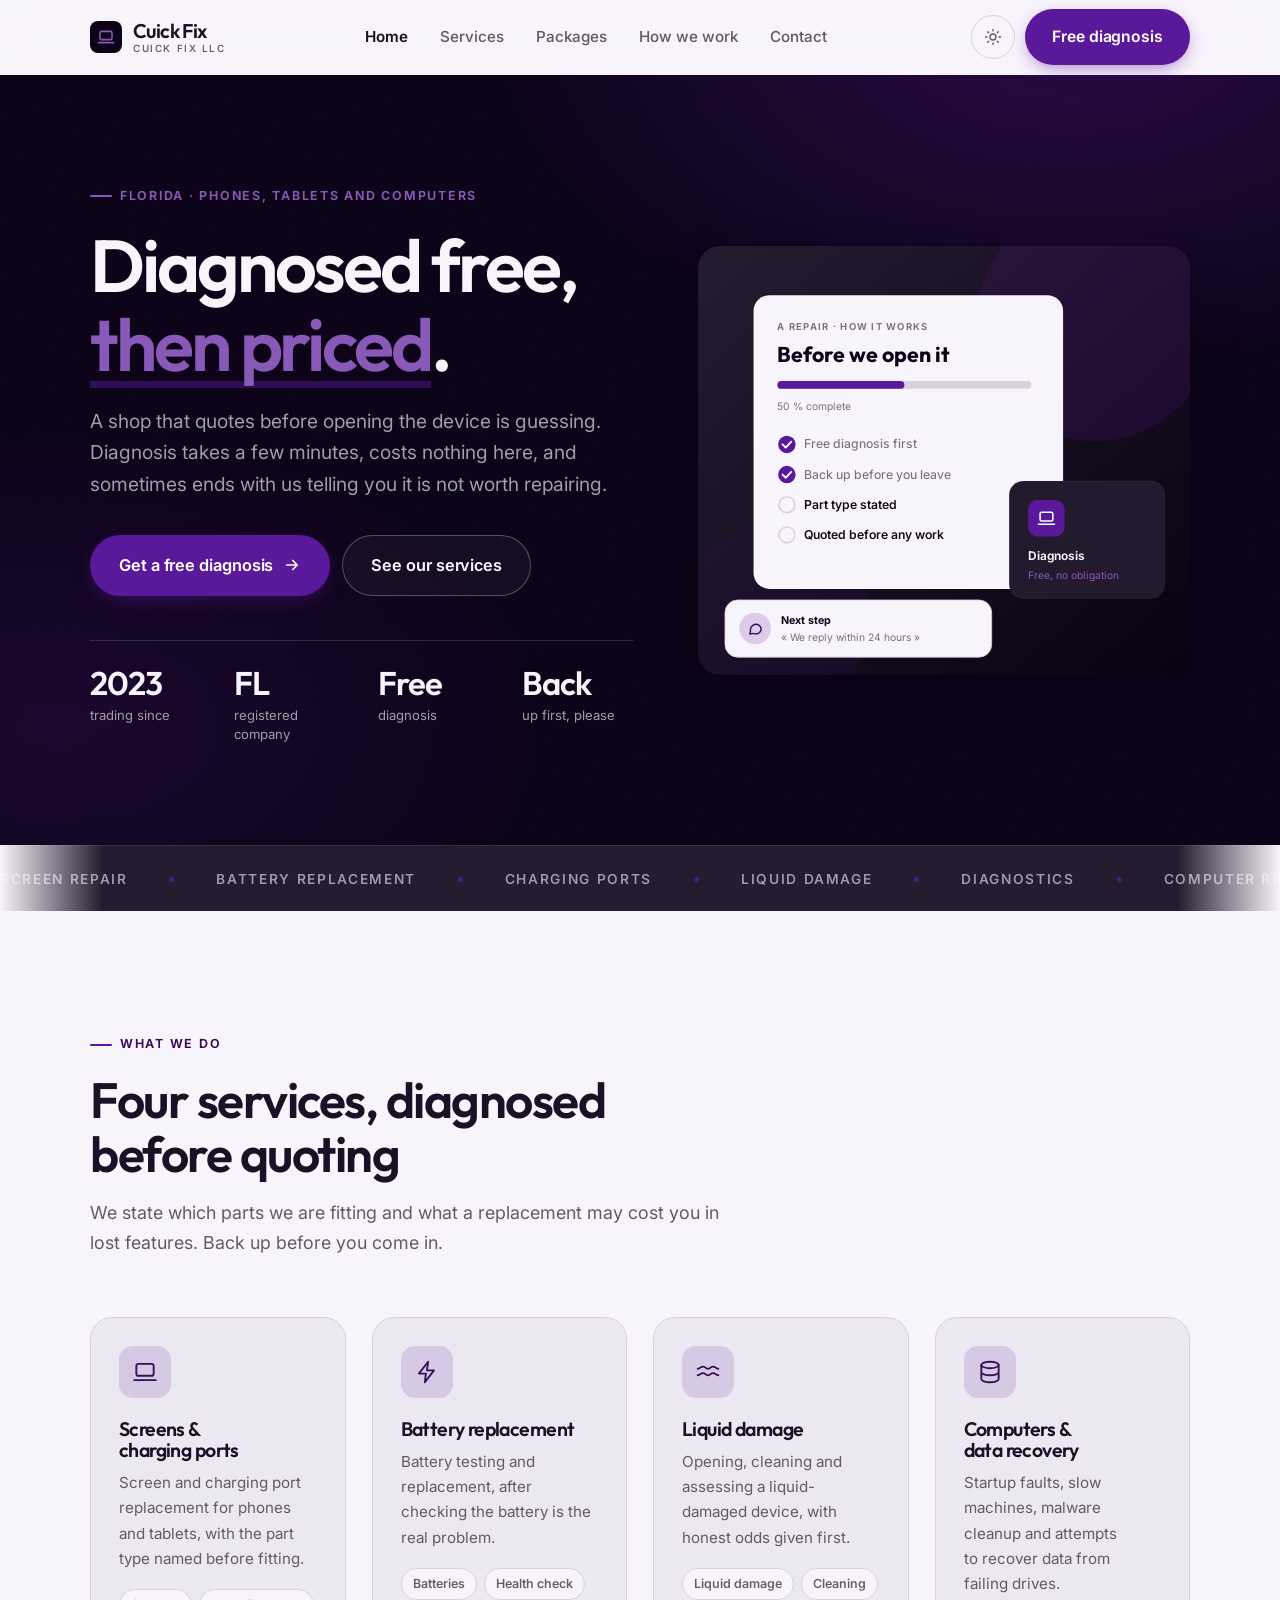
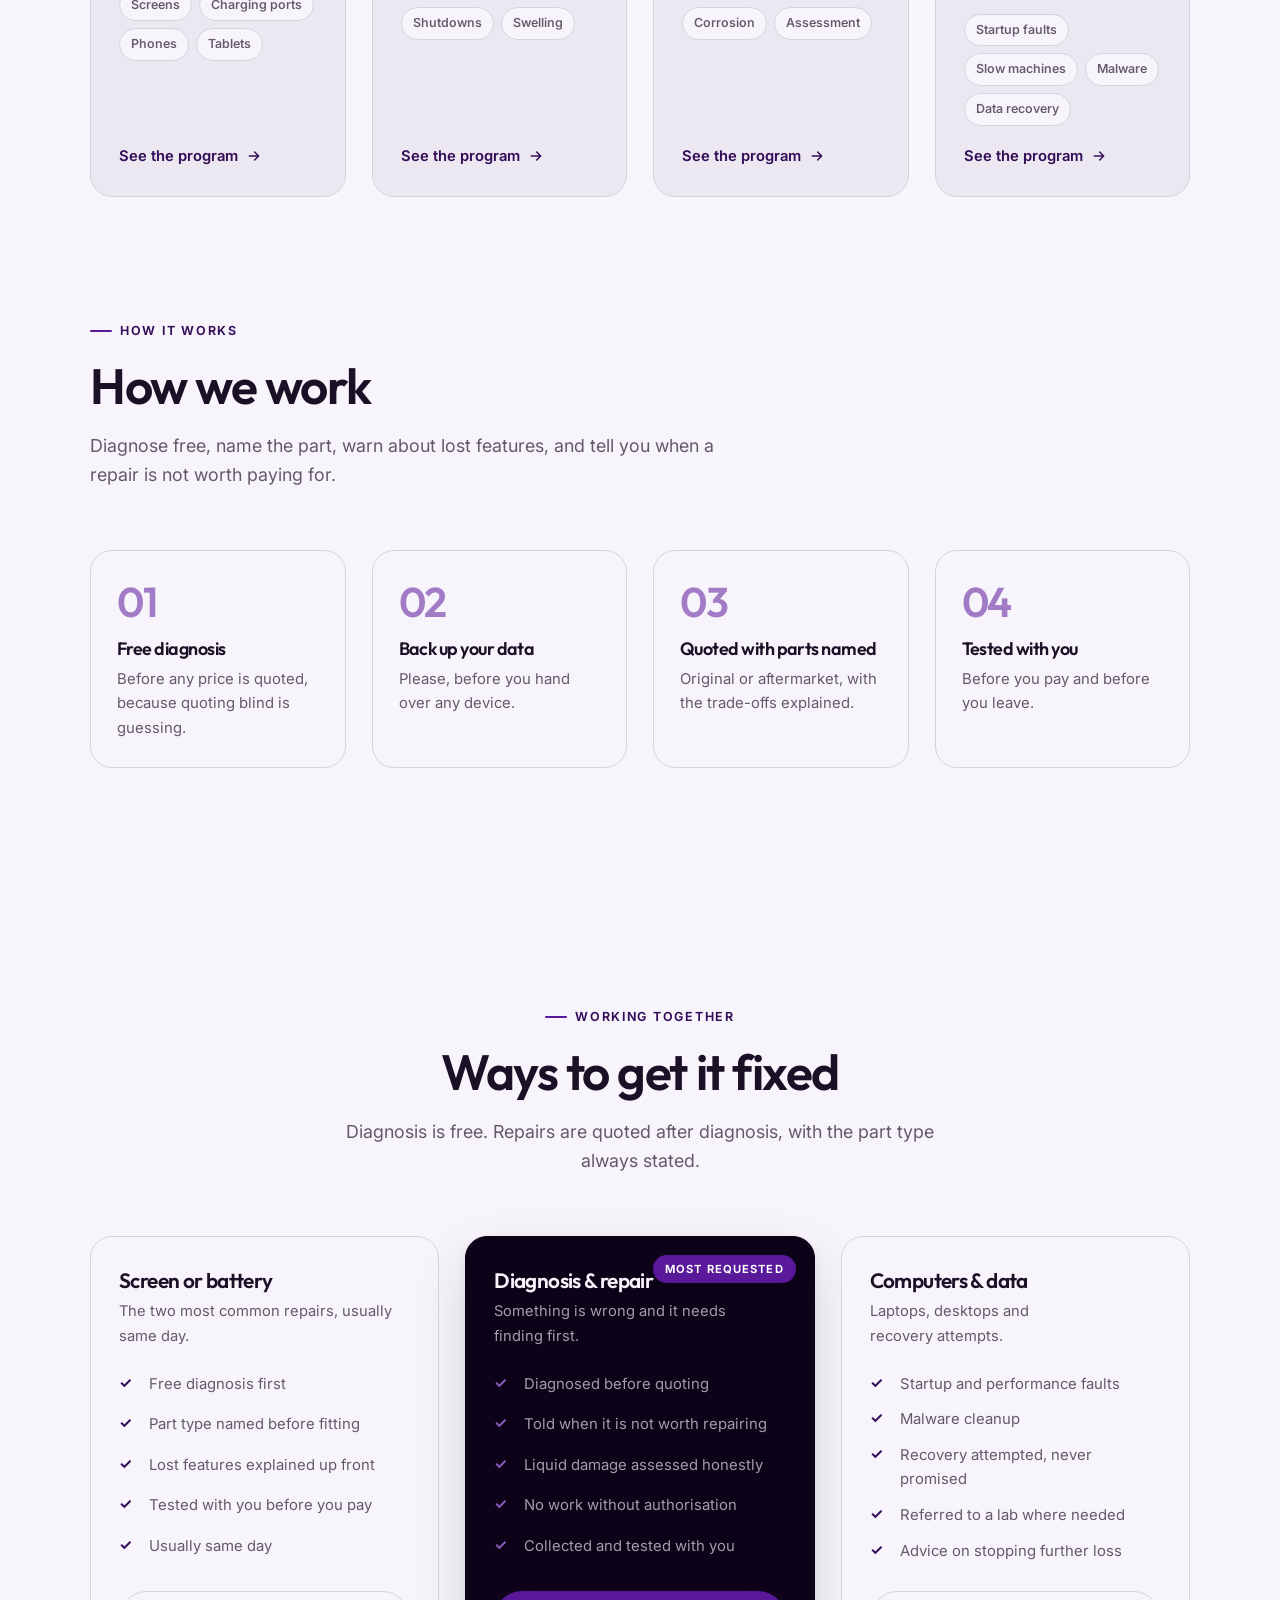
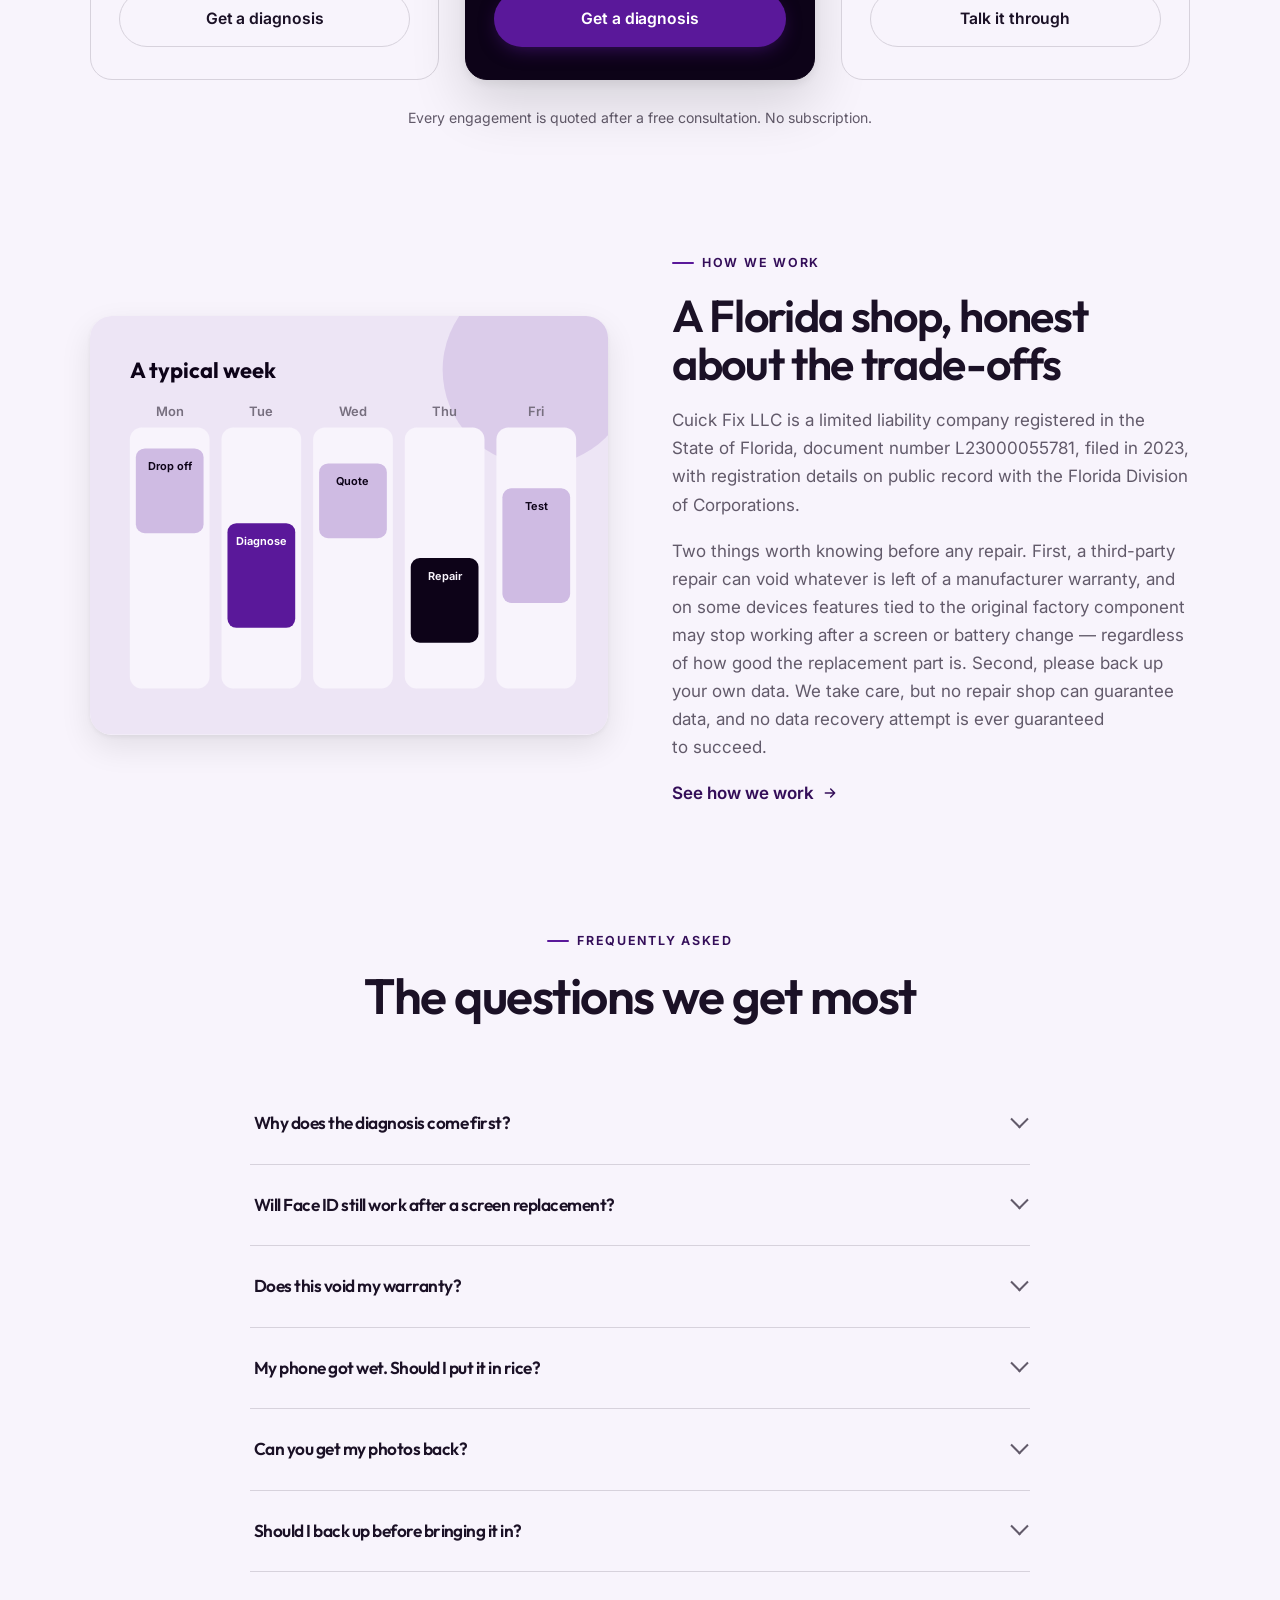
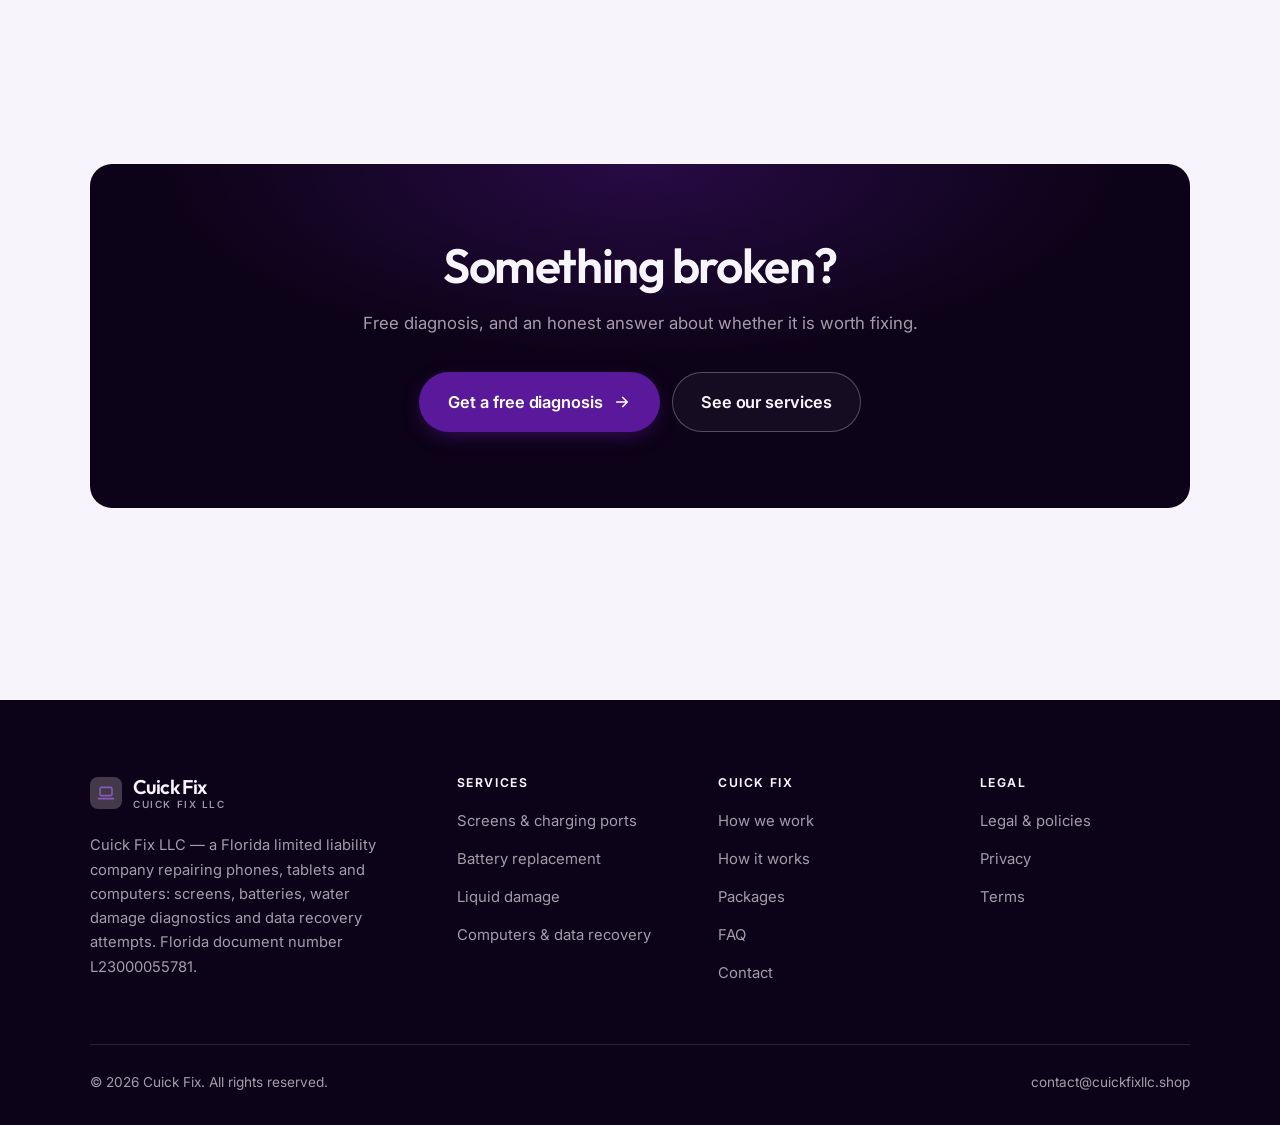
<file: index.html>
<!DOCTYPE html>
<html lang="en" class="no-js">
<head>
<meta charset="utf-8">
<meta name="viewport" content="width=device-width, initial-scale=1">
<title>Cuick Fix LLC — phone, tablet and computer repair</title>
<meta name="description" content="Cuick Fix LLC, a Florida device repair shop: screen and battery replacement, water damage diagnostics, computer repair and data recovery attempts, with free diagnosis first.">
<link rel="canonical" href="https://cuickfixllc.shop/">

<meta property="og:type" content="website">
<meta property="og:url" content="https://cuickfixllc.shop/">
<meta property="og:site_name" content="Cuick Fix">
<meta property="og:locale" content="en_US">
<meta property="og:title" content="Cuick Fix LLC — phone, tablet and computer repair">
<meta property="og:description" content="Cuick Fix LLC, a Florida device repair shop: screen and battery replacement, water damage diagnostics, computer repair and data recovery attempts, with free diagnosis first.">
<meta name="theme-color" content="#0d0318">

<link rel="icon" href="assets/img/favicon.svg" type="image/svg+xml">
<link rel="preconnect" href="https://fonts.googleapis.com">
<link rel="preconnect" href="https://fonts.gstatic.com" crossorigin>
<link rel="stylesheet" href="https://fonts.googleapis.com/css2?family=Outfit:wght@400..700&family=Inter:wght@400..700&display=swap">
<link rel="stylesheet" href="assets/css/style.css">

<!-- Thème appliqué avant le premier rendu (évite le flash) -->
<script>
document.documentElement.classList.remove('no-js');
(function(){try{var t=localStorage.getItem('site-theme');if(t){document.documentElement.setAttribute('data-theme',t);}}catch(e){}})();
</script>
<script type="application/ld+json">
{
  "@context": "https://schema.org",
  "@type": "Organization",
  "name": "Cuick Fix",
  "url": "https://cuickfixllc.shop/",
  "email": "contact@cuickfixllc.shop",
  "description": "Cuick Fix LLC, a Florida device repair shop: screen and battery replacement, water damage diagnostics, computer repair and data recovery attempts, with free diagnosis first.",
  "areaServed": "US",
  "knowsLanguage": "en"
}
</script>
</head>

<body>
<a class="skip-link" href="#main">Skip to main content</a>

<header class="site-header">
  <nav class="wrap nav" aria-label="Main navigation">
    <a class="brand" href="index.html">
      <svg class="brand__mark" viewBox="0 0 64 64" aria-hidden="true">
        <rect class="bm-bg" width="64" height="64" rx="16"/>
        <g class="bm-ic" transform="translate(14 14) scale(1.5)" fill="none" stroke-width="2.1" stroke-linecap="round" stroke-linejoin="round"><rect x="4" y="4.5" width="16" height="11" rx="2"/><path d="M2 19.5h20"/></g>
      </svg>
      <span>Cuick Fix<span class="brand__sub">Cuick Fix LLC</span></span>
    </a>

    <ul class="nav__links" id="nav-links">
      <li><a href="index.html" aria-current="page">Home</a></li>
      <li><a href="programs.html">Services</a></li>
      <li><a href="index.html#pricing">Packages</a></li>
      <li><a href="about.html">How we work</a></li>
      <li><a href="contact.html">Contact</a></li>
      <li><a class="btn btn--primary" href="contact.html">Free diagnosis</a></li>
    </ul>

    <div class="nav__cta">
      <button class="theme-toggle" type="button" aria-label="Switch to dark theme">
        <svg class="icon-sun" viewBox="0 0 24 24" fill="none" stroke="currentColor" stroke-width="1.8" stroke-linecap="round" aria-hidden="true"><circle cx="12" cy="12" r="4"/><path d="M12 2v2m0 16v2M2 12h2m16 0h2M4.9 4.9l1.4 1.4m11.4 11.4 1.4 1.4M19.1 4.9l-1.4 1.4M6.3 17.7l-1.4 1.4"/></svg>
        <svg class="icon-moon" viewBox="0 0 24 24" fill="none" stroke="currentColor" stroke-width="1.8" stroke-linecap="round" stroke-linejoin="round" aria-hidden="true"><path d="M21 12.8A9 9 0 1 1 11.2 3a7 7 0 0 0 9.8 9.8z"/></svg>
      </button>
      <a class="btn btn--primary" href="contact.html">Free diagnosis</a>
      <button class="nav__toggle" type="button" aria-expanded="false" aria-controls="nav-links" aria-label="Open menu">
        <svg class="icon-open" viewBox="0 0 24 24" fill="none" stroke="currentColor" stroke-width="2" stroke-linecap="round" aria-hidden="true"><path d="M3 6h18M3 12h18M3 18h18"/></svg>
        <svg class="icon-close" viewBox="0 0 24 24" fill="none" stroke="currentColor" stroke-width="2" stroke-linecap="round" aria-hidden="true"><path d="M6 6l12 12M18 6L6 18"/></svg>
      </button>
    </div>
  </nav>
</header>

<main id="main">

<section class="hero">
  <div class="wrap hero__inner">
    <div>
      <span class="eyebrow hero__eyebrow">Florida · Phones, tablets and computers</span>
      <h1>Diagnosed free,<br> <em>then priced</em>.</h1>
      <p class="hero__lede">A shop that quotes before opening the device is guessing. Diagnosis takes a few minutes, costs nothing here, and sometimes ends with us telling you it is not worth repairing.</p>

      <div class="hero__actions">
        <a class="btn btn--primary btn--lg" href="contact.html">Get a free diagnosis <svg viewBox="0 0 24 24" fill="none" stroke="currentColor" stroke-width="2.2" stroke-linecap="round" stroke-linejoin="round" aria-hidden="true"><path d="M5 12h14M13 6l6 6-6 6"/></svg></a>
        <a class="btn btn--on-dark btn--lg" href="programs.html">See our services</a>
      </div>

      <ul class="hero__proof">
        <li><span class="stat__num">2023</span><span class="stat__label">trading since</span></li>
        <li><span class="stat__num">FL</span><span class="stat__label">registered company</span></li>
        <li><span class="stat__num">Free</span><span class="stat__label">diagnosis</span></li>
        <li><span class="stat__num">Back</span><span class="stat__label">up first, please</span></li>
      </ul>
    </div>

    <div class="hero__art">
      <svg viewBox="0 0 620 540" role="img" aria-label="How a repair at Cuick Fix works, from free diagnosis to a quoted price.">
        <defs>
          <linearGradient id="hbg" x1="0" y1="0" x2="1" y2="1">
            <stop offset="0" stop-color="#251c2f"/><stop offset="1" stop-color="#0a0213"/>
          </linearGradient>
        </defs>
        <rect width="620" height="540" rx="22" fill="url(#hbg)"/>
        <circle cx="500" cy="96" r="150" fill="#5a189a" opacity=".16"/>
        <circle cx="96" cy="470" r="120" fill="#5a189a" opacity=".08"/>

        <g style="font-family: var(--font-body)">
          <!-- Carte programme -->
          <rect x="70" y="62" width="390" height="370" rx="20" fill="#f8f4fc"/>
          <text x="100" y="106" font-size="12" font-weight="650" letter-spacing="1.6" fill="#776f7f">A REPAIR · HOW IT WORKS</text>
          <text x="100" y="146" font-size="27" font-weight="700" fill="#0d0318" style="font-family: var(--font-display)">Before we open it</text>
          <rect x="100" y="170" width="320" height="10" rx="5" fill="#d7d2dc"/>
          <rect x="100" y="170" width="160" height="10" rx="5" fill="#5a189a"/>
          <text x="100" y="206" font-size="13" fill="#776f7f">50 % complete</text>
          <circle cx="112" cy="250" r="11" fill="#5a189a"/><path d="M106.5 250l4 4 7-7.5" fill="none" stroke="#ffffff" stroke-width="2.4" stroke-linecap="round" stroke-linejoin="round"/><text x="134" y="255" font-size="15.5" fill="#776f7f" font-weight="450">Free diagnosis first</text>
          <circle cx="112" cy="288" r="11" fill="#5a189a"/><path d="M106.5 288l4 4 7-7.5" fill="none" stroke="#ffffff" stroke-width="2.4" stroke-linecap="round" stroke-linejoin="round"/><text x="134" y="293" font-size="15.5" fill="#776f7f" font-weight="450">Back up before you leave</text>
          <circle cx="112" cy="326" r="10" fill="none" stroke="#d7d2dc" stroke-width="2"/><text x="134" y="331" font-size="15.5" fill="#0d0318" font-weight="560">Part type stated</text>
          <circle cx="112" cy="364" r="10" fill="none" stroke="#d7d2dc" stroke-width="2"/><text x="134" y="369" font-size="15.5" fill="#0d0318" font-weight="560">Quoted before any work</text>

          <!-- Carte séance -->
          <rect x="392" y="296" width="196" height="148" rx="18" fill="#231a2d" stroke="#ffffff" stroke-opacity=".08"/>
          <rect x="416" y="320" width="46" height="46" rx="12" fill="#5a189a"/>
          <g transform="translate(427 331)" fill="none" stroke="#ffffff" color="#ffffff" stroke-width="2" stroke-linecap="round" stroke-linejoin="round"><rect x="4" y="4.5" width="16" height="11" rx="2"/><path d="M2 19.5h20"/></g>
          <text x="416" y="396" font-size="15" font-weight="650" fill="#f8f4fc">Diagnosis</text>
          <text x="416" y="420" font-size="13" fill="#8859b6">Free, no obligation</text>

          <!-- Retour du coach -->
          <rect x="34" y="446" width="336" height="72" rx="16" fill="#f8f4fc" stroke="#d7d2dc"/>
          <circle cx="72" cy="482" r="20" fill="#dcccea"/>
          <g transform="translate(62 472) scale(.84)" fill="none" stroke="#3b1064" stroke-width="2.2" stroke-linecap="round" stroke-linejoin="round"><path d="M21 12a8 8 0 0 1-11.6 7.1L4 20l1-4.6A8 8 0 1 1 21 12z"/></g>
          <text x="104" y="476" font-size="13.5" font-weight="700" fill="#0d0318">Next step</text>
          <text x="104" y="498" font-size="13" fill="#776f7f">« We reply within 24 hours »</text>
        </g>
      </svg>
    </div>
  </div>
</section>

<div class="marquee" aria-hidden="true">
  <div class="marquee__track"><span>Screen repair</span><span>Battery replacement</span><span>Charging ports</span><span>Liquid damage</span><span>Diagnostics</span><span>Computer repair</span><span>Startup faults</span><span>Data recovery</span><span>Free diagnosis</span><span>Parts disclosed</span><span>Screen repair</span><span>Battery replacement</span><span>Charging ports</span><span>Liquid damage</span><span>Diagnostics</span><span>Computer repair</span><span>Startup faults</span><span>Data recovery</span><span>Free diagnosis</span><span>Parts disclosed</span></div>
</div>

<section class="section wrap" id="programs">
  <div class="section-head reveal">
    <span class="eyebrow">What we do</span>
    <h2>Four services, diagnosed before quoting</h2>
    <p>We state which parts we are fitting and what a replacement may cost you in lost features. Back up before you come in.</p>
  </div>
  <div class="grid grid--4 reveal-group">
    <a class="card" href="programs.html#screens">
      <div class="card__icon"><svg viewBox="0 0 24 24" fill="none" stroke="currentColor" stroke-width="1.7" stroke-linecap="round" stroke-linejoin="round" aria-hidden="true"><rect x="4" y="4.5" width="16" height="11" rx="2"/><path d="M2 19.5h20"/></svg></div>
      <h3>Screens &amp; charging ports</h3>
      <p>Screen and charging port replacement for phones and tablets, with the part type named before fitting.</p>
      <ul class="tags"><li>Screens</li><li>Charging ports</li><li>Phones</li><li>Tablets</li></ul>
      <span class="arrow-link">See the program <svg viewBox="0 0 24 24" fill="none" stroke="currentColor" stroke-width="2.2" stroke-linecap="round" stroke-linejoin="round" aria-hidden="true"><path d="M5 12h14M13 6l6 6-6 6"/></svg></span>
    </a>
    <a class="card" href="programs.html#battery">
      <div class="card__icon"><svg viewBox="0 0 24 24" fill="none" stroke="currentColor" stroke-width="1.7" stroke-linecap="round" stroke-linejoin="round" aria-hidden="true"><path d="M13 2.5 4.5 13.5H11l-1 8 8.5-11H12z"/></svg></div>
      <h3>Battery replacement</h3>
      <p>Battery testing and replacement, after checking the battery is the real problem.</p>
      <ul class="tags"><li>Batteries</li><li>Health check</li><li>Shutdowns</li><li>Swelling</li></ul>
      <span class="arrow-link">See the program <svg viewBox="0 0 24 24" fill="none" stroke="currentColor" stroke-width="2.2" stroke-linecap="round" stroke-linejoin="round" aria-hidden="true"><path d="M5 12h14M13 6l6 6-6 6"/></svg></span>
    </a>
    <a class="card" href="programs.html#liquid">
      <div class="card__icon"><svg viewBox="0 0 24 24" fill="none" stroke="currentColor" stroke-width="1.7" stroke-linecap="round" stroke-linejoin="round" aria-hidden="true"><path d="M2.5 9c2.4 0 2.4-2 4.75-2s2.4 2 4.75 2 2.4-2 4.75-2 2.4 2 4.75 2M2.5 15c2.4 0 2.4-2 4.75-2s2.4 2 4.75 2 2.4-2 4.75-2 2.4 2 4.75 2"/></svg></div>
      <h3>Liquid damage</h3>
      <p>Opening, cleaning and assessing a liquid-damaged device, with honest odds given first.</p>
      <ul class="tags"><li>Liquid damage</li><li>Cleaning</li><li>Corrosion</li><li>Assessment</li></ul>
      <span class="arrow-link">See the program <svg viewBox="0 0 24 24" fill="none" stroke="currentColor" stroke-width="2.2" stroke-linecap="round" stroke-linejoin="round" aria-hidden="true"><path d="M5 12h14M13 6l6 6-6 6"/></svg></span>
    </a>
    <a class="card" href="programs.html#computers">
      <div class="card__icon"><svg viewBox="0 0 24 24" fill="none" stroke="currentColor" stroke-width="1.7" stroke-linecap="round" stroke-linejoin="round" aria-hidden="true"><ellipse cx="12" cy="5.5" rx="8" ry="3"/><path d="M4 5.5v13c0 1.7 3.6 3 8 3s8-1.3 8-3v-13M4 12c0 1.7 3.6 3 8 3s8-1.3 8-3"/></svg></div>
      <h3>Computers &amp; data recovery</h3>
      <p>Startup faults, slow machines, malware cleanup and attempts to recover data from failing drives.</p>
      <ul class="tags"><li>Startup faults</li><li>Slow machines</li><li>Malware</li><li>Data recovery</li></ul>
      <span class="arrow-link">See the program <svg viewBox="0 0 24 24" fill="none" stroke="currentColor" stroke-width="2.2" stroke-linecap="round" stroke-linejoin="round" aria-hidden="true"><path d="M5 12h14M13 6l6 6-6 6"/></svg></span>
    </a>
  </div>
</section>

<section class="section section--flush wrap" id="how-it-works">
  <div class="section-head reveal">
    <span class="eyebrow">How it works</span>
    <h2>How we work</h2>
    <p>Diagnose free, name the part, warn about lost features, and tell you when a repair is not worth paying for.</p>
  </div>
  <div class="grid grid--4 steps reveal-group">
    <article class="step">
      <h3>Free diagnosis</h3>
      <p>Before any price is quoted, because quoting blind is guessing.</p>
    </article>
    <article class="step">
      <h3>Back up your data</h3>
      <p>Please, before you hand over any device.</p>
    </article>
    <article class="step">
      <h3>Quoted with parts named</h3>
      <p>Original or aftermarket, with the trade-offs explained.</p>
    </article>
    <article class="step">
      <h3>Tested with you</h3>
      <p>Before you pay and before you leave.</p>
    </article>
  </div>
</section>

<section class="section wrap" id="pricing">
  <div class="section-head section-head--center reveal">
    <span class="eyebrow">Working together</span>
    <h2>Ways to get it fixed</h2>
    <p>Diagnosis is free. Repairs are quoted after diagnosis, with the part type always stated.</p>
  </div>
  <div class="grid grid--3 plans reveal-group">
    <article class="plan">
      
      <h3>Screen or battery</h3>
      <p class="plan__desc">The two most common repairs, usually same day.</p>
      
      <ul class="plan__features">
        <li>Free diagnosis first</li>
        <li>Part type named before fitting</li>
        <li>Lost features explained up front</li>
        <li>Tested with you before you pay</li>
        <li>Usually same day</li>
      </ul>
      <a class="btn btn--ghost btn--block" href="contact.html">Get a diagnosis</a>
    </article>
    <article class="plan plan--featured">
      <span class="plan__tag">Most requested</span>
      <h3>Diagnosis &amp; repair</h3>
      <p class="plan__desc">Something is wrong and it needs finding first.</p>
      
      <ul class="plan__features">
        <li>Diagnosed before quoting</li>
        <li>Told when it is not worth repairing</li>
        <li>Liquid damage assessed honestly</li>
        <li>No work without authorisation</li>
        <li>Collected and tested with you</li>
      </ul>
      <a class="btn btn--primary btn--block" href="contact.html">Get a diagnosis</a>
    </article>
    <article class="plan">
      
      <h3>Computers &amp; data</h3>
      <p class="plan__desc">Laptops, desktops and recovery attempts.</p>
      
      <ul class="plan__features">
        <li>Startup and performance faults</li>
        <li>Malware cleanup</li>
        <li>Recovery attempted, never promised</li>
        <li>Referred to a lab where needed</li>
        <li>Advice on stopping further loss</li>
      </ul>
      <a class="btn btn--ghost btn--block" href="contact.html">Talk it through</a>
    </article>
  </div>
  <p class="plans-note">Every engagement is quoted after a free consultation. No subscription.</p>
</section>

<section class="section section--flush wrap">
  <div class="split reveal">
    <div class="split__art">
      <svg viewBox="0 0 520 420" role="img" aria-label="Example of a typical week: Drop off, Diagnose, Quote, Repair, Test.">
        <rect width="520" height="420" rx="20" fill="#ede5f5"/>
        <circle cx="450" cy="54" r="96" fill="#5a189a" opacity=".12"/>
        <g style="font-family: var(--font-body)">
        <text x="40" y="62" font-size="22" font-weight="700" fill="#0d0318" style="font-family: var(--font-display)">A typical week</text>
        <text x="80" y="100" text-anchor="middle" font-size="13" font-weight="600" fill="#776f7f">Mon</text>
        <rect x="40" y="112" width="80" height="262" rx="12" fill="#f8f4fc"/>
        <rect x="46" y="133" width="68" height="85" rx="9" fill="#cfbbe3"/>
        <text x="80" y="155" text-anchor="middle" font-size="11" font-weight="650" fill="#0d0318">Drop off</text>
        <text x="172" y="100" text-anchor="middle" font-size="13" font-weight="600" fill="#776f7f">Tue</text>
        <rect x="132" y="112" width="80" height="262" rx="12" fill="#f8f4fc"/>
        <rect x="138" y="208" width="68" height="105" rx="9" fill="#5a189a"/>
        <text x="172" y="230" text-anchor="middle" font-size="11" font-weight="650" fill="#ffffff">Diagnose</text>
        <text x="264" y="100" text-anchor="middle" font-size="13" font-weight="600" fill="#776f7f">Wed</text>
        <rect x="224" y="112" width="80" height="262" rx="12" fill="#f8f4fc"/>
        <rect x="230" y="148" width="68" height="75" rx="9" fill="#cfbbe3"/>
        <text x="264" y="170" text-anchor="middle" font-size="11" font-weight="650" fill="#0d0318">Quote</text>
        <text x="356" y="100" text-anchor="middle" font-size="13" font-weight="600" fill="#776f7f">Thu</text>
        <rect x="316" y="112" width="80" height="262" rx="12" fill="#f8f4fc"/>
        <rect x="322" y="243" width="68" height="85" rx="9" fill="#0d0318"/>
        <text x="356" y="265" text-anchor="middle" font-size="11" font-weight="650" fill="#f8f4fc">Repair</text>
        <text x="448" y="100" text-anchor="middle" font-size="13" font-weight="600" fill="#776f7f">Fri</text>
        <rect x="408" y="112" width="80" height="262" rx="12" fill="#f8f4fc"/>
        <rect x="414" y="173" width="68" height="115" rx="9" fill="#cfbbe3"/>
        <text x="448" y="195" text-anchor="middle" font-size="11" font-weight="650" fill="#0d0318">Test</text>
        </g>
      </svg>
    </div>
    <div>
      <span class="eyebrow">How we work</span>
      <h2>A Florida shop, honest about the trade-offs</h2>
      <p>Cuick Fix LLC is a limited liability company registered in the State of Florida, document number L23000055781, filed in 2023, with registration details on public record with the Florida Division of Corporations.</p>
      <p>Two things worth knowing before any repair. First, a third-party repair can void whatever is left of a manufacturer warranty, and on some devices features tied to the original factory component may stop working after a screen or battery change — regardless of how good the replacement part is. Second, please back up your own data. We take care, but no repair shop can guarantee data, and no data recovery attempt is ever guaranteed to succeed.</p>
      <p><a class="arrow-link" href="about.html">See how we work <svg viewBox="0 0 24 24" fill="none" stroke="currentColor" stroke-width="2.2" stroke-linecap="round" stroke-linejoin="round" aria-hidden="true"><path d="M5 12h14M13 6l6 6-6 6"/></svg></a></p>
    </div>
  </div>
</section>

<section class="section section--flush wrap" id="faq">
  <div class="section-head section-head--center reveal">
    <span class="eyebrow">Frequently asked</span>
    <h2>The questions we get most</h2>
  </div>
  <div class="faq reveal">
    <details>
      <summary>Why does the diagnosis come first?</summary>
      <p>Because quoting without opening a device is guessing. It is free here, and it sometimes ends with us telling you the repair costs more than the device is worth.</p>
    </details>
    <details>
      <summary>Will Face ID still work after a screen replacement?</summary>
      <p>On some devices, features tied to the original factory part can be reduced or stop working after any screen replacement. We will tell you what applies to your specific model before fitting anything.</p>
    </details>
    <details>
      <summary>Does this void my warranty?</summary>
      <p>A third-party repair can void whatever manufacturer warranty remains. If your device is still under warranty, it is usually worth going to the manufacturer first, and we will say so.</p>
    </details>
    <details>
      <summary>My phone got wet. Should I put it in rice?</summary>
      <p>No, that does nothing. Power it off, do not charge it, and bring it in. Charging a wet device is what turns a recoverable one into a dead one.</p>
    </details>
    <details>
      <summary>Can you get my photos back?</summary>
      <p>We can attempt it. Nobody can promise it. Stop using the device now — every hour it runs reduces what is recoverable — and we will tell you honestly if it needs a specialist lab.</p>
    </details>
    <details>
      <summary>Should I back up before bringing it in?</summary>
      <p>Yes, always, wherever you take it. We take reasonable care, but no shop can guarantee your data survives a repair.</p>
    </details>
  </div>
</section>

<section class="wrap section--tight">
  <div class="cta-band reveal">
    <h2>Something broken?</h2>
    <p>Free diagnosis, and an honest answer about whether it is worth fixing.</p>
    <div class="hero__actions">
      <a class="btn btn--primary btn--lg" href="contact.html">Get a free diagnosis <svg viewBox="0 0 24 24" fill="none" stroke="currentColor" stroke-width="2.2" stroke-linecap="round" stroke-linejoin="round" aria-hidden="true"><path d="M5 12h14M13 6l6 6-6 6"/></svg></a>
      <a class="btn btn--on-dark btn--lg" href="programs.html">See our services</a>
    </div>
  </div>
</section>

</main>

<footer class="site-footer">
  <div class="wrap">
    <div class="footer__grid">
      <div class="footer__brand">
        <a class="brand" href="index.html">
          <svg class="brand__mark" viewBox="0 0 64 64" aria-hidden="true">
        <rect class="bm-bg" width="64" height="64" rx="16"/>
        <g class="bm-ic" transform="translate(14 14) scale(1.5)" fill="none" stroke-width="2.1" stroke-linecap="round" stroke-linejoin="round"><rect x="4" y="4.5" width="16" height="11" rx="2"/><path d="M2 19.5h20"/></g>
      </svg>
          <span>Cuick Fix<span class="brand__sub">Cuick Fix LLC</span></span>
        </a>
        <p>Cuick Fix LLC — a Florida limited liability company repairing phones, tablets and computers: screens, batteries, water damage diagnostics and data recovery attempts. Florida document number L23000055781.</p>
      </div>

      <div class="footer__col">
        <h4>Services</h4>
        <ul>
          <li><a href="programs.html#screens">Screens &amp; charging ports</a></li>
          <li><a href="programs.html#battery">Battery replacement</a></li>
          <li><a href="programs.html#liquid">Liquid damage</a></li>
          <li><a href="programs.html#computers">Computers &amp; data recovery</a></li>
        </ul>
      </div>

      <div class="footer__col">
        <h4>Cuick Fix</h4>
        <ul>
          <li><a href="about.html">How we work</a></li>
          <li><a href="index.html#how-it-works">How it works</a></li>
          <li><a href="index.html#pricing">Packages</a></li>
          <li><a href="index.html#faq">FAQ</a></li>
          <li><a href="contact.html">Contact</a></li>
        </ul>
      </div>

      <div class="footer__col">
        <h4>Legal</h4>
        <ul>
          <li><a href="legal.html">Legal &amp; policies</a></li>
          <li><a href="legal.html#privacy">Privacy</a></li>
          <li><a href="legal.html#terms">Terms</a></li>
        </ul>
      </div>
    </div>

    <div class="footer__bottom">
      <p>© <span data-year>2026</span> Cuick Fix. All rights reserved.</p>
      <p><a href="mailto:contact@cuickfixllc.shop">contact@cuickfixllc.shop</a></p>
    </div>
  </div>
</footer>

<script src="assets/js/main.js" defer></script>
</body>
</html>
</file>
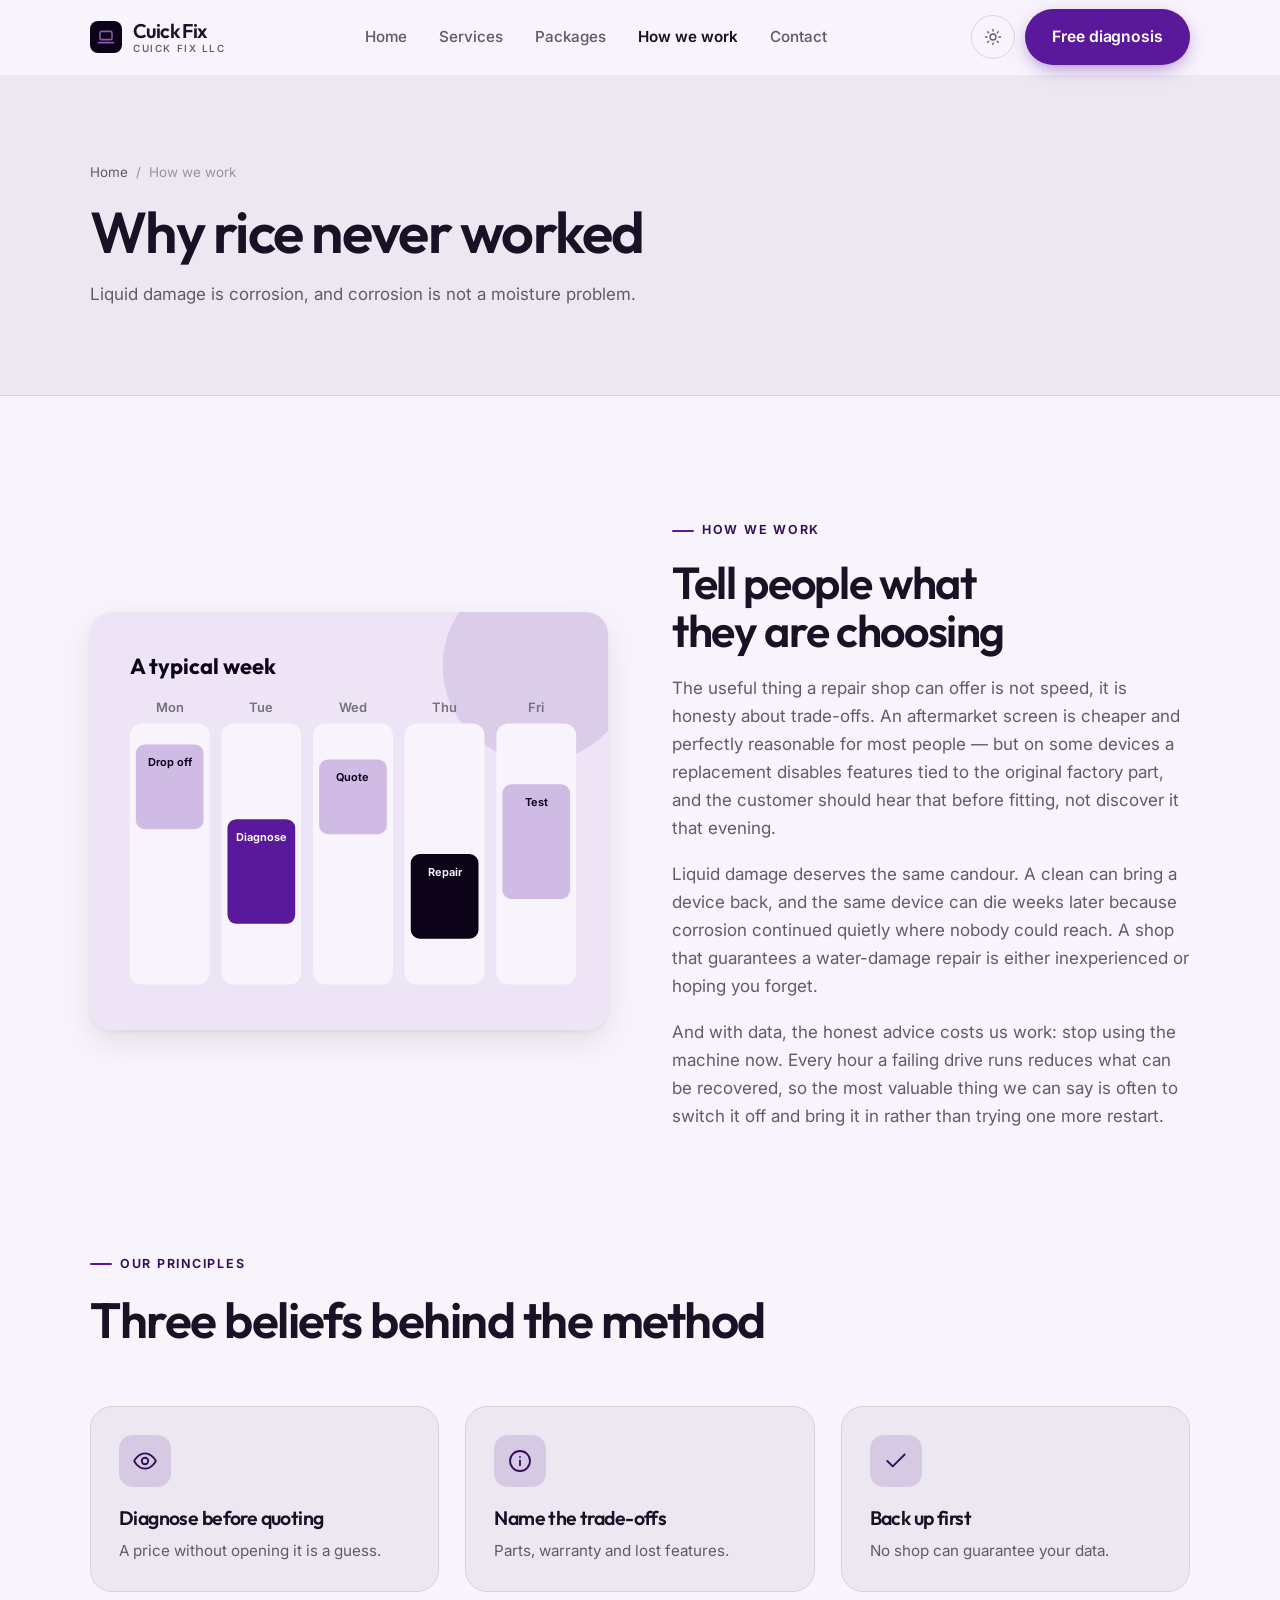
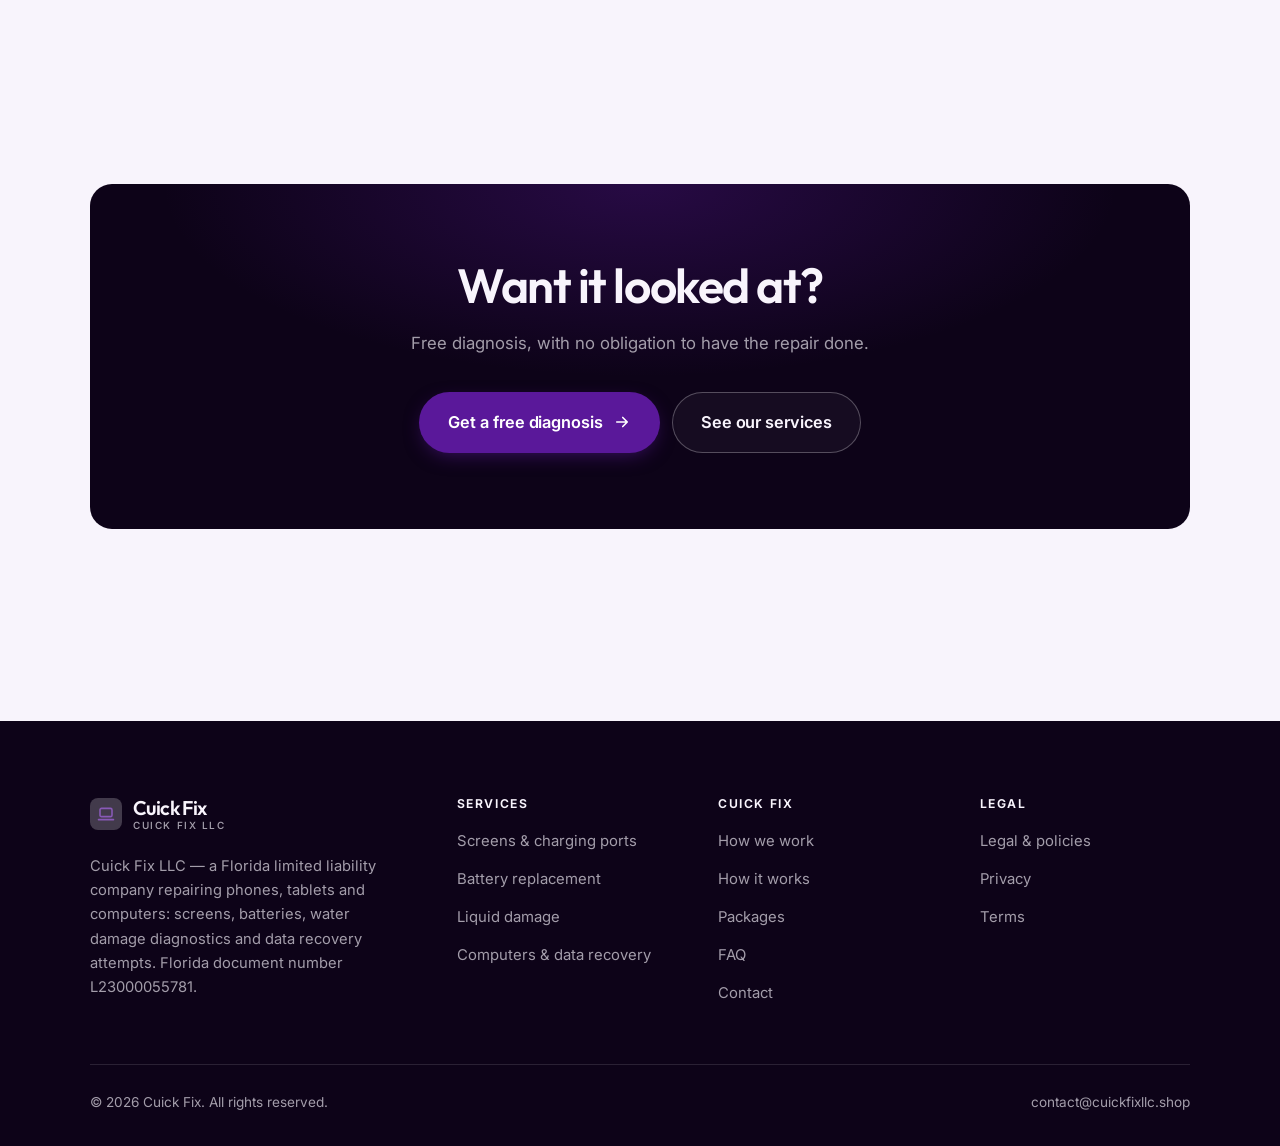
<file: about.html>
<!DOCTYPE html>
<html lang="en" class="no-js">
<head>
<meta charset="utf-8">
<meta name="viewport" content="width=device-width, initial-scale=1">
<title>How we work — Cuick Fix</title>
<meta name="description" content="About Cuick Fix LLC, a Florida phone, tablet and computer repair shop, document number L23000055781.">
<link rel="canonical" href="https://cuickfixllc.shop/about.html">

<meta property="og:type" content="website">
<meta property="og:url" content="https://cuickfixllc.shop/about.html">
<meta property="og:site_name" content="Cuick Fix">
<meta property="og:locale" content="en_US">
<meta property="og:title" content="How we work — Cuick Fix">
<meta property="og:description" content="About Cuick Fix LLC, a Florida phone, tablet and computer repair shop, document number L23000055781.">
<meta name="theme-color" content="#0d0318">

<link rel="icon" href="assets/img/favicon.svg" type="image/svg+xml">
<link rel="preconnect" href="https://fonts.googleapis.com">
<link rel="preconnect" href="https://fonts.gstatic.com" crossorigin>
<link rel="stylesheet" href="https://fonts.googleapis.com/css2?family=Outfit:wght@400..700&family=Inter:wght@400..700&display=swap">
<link rel="stylesheet" href="assets/css/style.css">

<!-- Thème appliqué avant le premier rendu (évite le flash) -->
<script>
document.documentElement.classList.remove('no-js');
(function(){try{var t=localStorage.getItem('site-theme');if(t){document.documentElement.setAttribute('data-theme',t);}}catch(e){}})();
</script>
</head>

<body>
<a class="skip-link" href="#main">Skip to main content</a>

<header class="site-header">
  <nav class="wrap nav" aria-label="Main navigation">
    <a class="brand" href="index.html">
      <svg class="brand__mark" viewBox="0 0 64 64" aria-hidden="true">
        <rect class="bm-bg" width="64" height="64" rx="16"/>
        <g class="bm-ic" transform="translate(14 14) scale(1.5)" fill="none" stroke-width="2.1" stroke-linecap="round" stroke-linejoin="round"><rect x="4" y="4.5" width="16" height="11" rx="2"/><path d="M2 19.5h20"/></g>
      </svg>
      <span>Cuick Fix<span class="brand__sub">Cuick Fix LLC</span></span>
    </a>

    <ul class="nav__links" id="nav-links">
      <li><a href="index.html">Home</a></li>
      <li><a href="programs.html">Services</a></li>
      <li><a href="index.html#pricing">Packages</a></li>
      <li><a href="about.html" aria-current="page">How we work</a></li>
      <li><a href="contact.html">Contact</a></li>
      <li><a class="btn btn--primary" href="contact.html">Free diagnosis</a></li>
    </ul>

    <div class="nav__cta">
      <button class="theme-toggle" type="button" aria-label="Switch to dark theme">
        <svg class="icon-sun" viewBox="0 0 24 24" fill="none" stroke="currentColor" stroke-width="1.8" stroke-linecap="round" aria-hidden="true"><circle cx="12" cy="12" r="4"/><path d="M12 2v2m0 16v2M2 12h2m16 0h2M4.9 4.9l1.4 1.4m11.4 11.4 1.4 1.4M19.1 4.9l-1.4 1.4M6.3 17.7l-1.4 1.4"/></svg>
        <svg class="icon-moon" viewBox="0 0 24 24" fill="none" stroke="currentColor" stroke-width="1.8" stroke-linecap="round" stroke-linejoin="round" aria-hidden="true"><path d="M21 12.8A9 9 0 1 1 11.2 3a7 7 0 0 0 9.8 9.8z"/></svg>
      </button>
      <a class="btn btn--primary" href="contact.html">Free diagnosis</a>
      <button class="nav__toggle" type="button" aria-expanded="false" aria-controls="nav-links" aria-label="Open menu">
        <svg class="icon-open" viewBox="0 0 24 24" fill="none" stroke="currentColor" stroke-width="2" stroke-linecap="round" aria-hidden="true"><path d="M3 6h18M3 12h18M3 18h18"/></svg>
        <svg class="icon-close" viewBox="0 0 24 24" fill="none" stroke="currentColor" stroke-width="2" stroke-linecap="round" aria-hidden="true"><path d="M6 6l12 12M18 6L6 18"/></svg>
      </button>
    </div>
  </nav>
</header>

<main id="main">

<section class="page-head">
  <div class="wrap">
    <nav class="breadcrumb" aria-label="Breadcrumb">
      <a href="index.html">Home</a><span>/</span><span aria-current="page">How we work</span>
    </nav>
    <h1>Why rice never worked</h1>
    <p>Liquid damage is corrosion, and corrosion is not a moisture problem.</p>
  </div>
</section>

<section class="section wrap">
  <div class="split reveal">
    <div class="split__art">
      <svg viewBox="0 0 520 420" role="img" aria-label="Example of a typical week: Drop off, Diagnose, Quote, Repair, Test.">
        <rect width="520" height="420" rx="20" fill="#ede5f5"/>
        <circle cx="450" cy="54" r="96" fill="#5a189a" opacity=".12"/>
        <g style="font-family: var(--font-body)">
        <text x="40" y="62" font-size="22" font-weight="700" fill="#0d0318" style="font-family: var(--font-display)">A typical week</text>
        <text x="80" y="100" text-anchor="middle" font-size="13" font-weight="600" fill="#776f7f">Mon</text>
        <rect x="40" y="112" width="80" height="262" rx="12" fill="#f8f4fc"/>
        <rect x="46" y="133" width="68" height="85" rx="9" fill="#cfbbe3"/>
        <text x="80" y="155" text-anchor="middle" font-size="11" font-weight="650" fill="#0d0318">Drop off</text>
        <text x="172" y="100" text-anchor="middle" font-size="13" font-weight="600" fill="#776f7f">Tue</text>
        <rect x="132" y="112" width="80" height="262" rx="12" fill="#f8f4fc"/>
        <rect x="138" y="208" width="68" height="105" rx="9" fill="#5a189a"/>
        <text x="172" y="230" text-anchor="middle" font-size="11" font-weight="650" fill="#ffffff">Diagnose</text>
        <text x="264" y="100" text-anchor="middle" font-size="13" font-weight="600" fill="#776f7f">Wed</text>
        <rect x="224" y="112" width="80" height="262" rx="12" fill="#f8f4fc"/>
        <rect x="230" y="148" width="68" height="75" rx="9" fill="#cfbbe3"/>
        <text x="264" y="170" text-anchor="middle" font-size="11" font-weight="650" fill="#0d0318">Quote</text>
        <text x="356" y="100" text-anchor="middle" font-size="13" font-weight="600" fill="#776f7f">Thu</text>
        <rect x="316" y="112" width="80" height="262" rx="12" fill="#f8f4fc"/>
        <rect x="322" y="243" width="68" height="85" rx="9" fill="#0d0318"/>
        <text x="356" y="265" text-anchor="middle" font-size="11" font-weight="650" fill="#f8f4fc">Repair</text>
        <text x="448" y="100" text-anchor="middle" font-size="13" font-weight="600" fill="#776f7f">Fri</text>
        <rect x="408" y="112" width="80" height="262" rx="12" fill="#f8f4fc"/>
        <rect x="414" y="173" width="68" height="115" rx="9" fill="#cfbbe3"/>
        <text x="448" y="195" text-anchor="middle" font-size="11" font-weight="650" fill="#0d0318">Test</text>
        </g>
      </svg>
    </div>
    <div>
      <span class="eyebrow">How we work</span>
      <h2>Tell people what they are choosing</h2>
      <p>The useful thing a repair shop can offer is not speed, it is honesty about trade-offs. An aftermarket screen is cheaper and perfectly reasonable for most people — but on some devices a replacement disables features tied to the original factory part, and the customer should hear that before fitting, not discover it that evening.</p>
      <p>Liquid damage deserves the same candour. A clean can bring a device back, and the same device can die weeks later because corrosion continued quietly where nobody could reach. A shop that guarantees a water-damage repair is either inexperienced or hoping you forget.</p>
      <p>And with data, the honest advice costs us work: stop using the machine now. Every hour a failing drive runs reduces what can be recovered, so the most valuable thing we can say is often to switch it off and bring it in rather than trying one more restart.</p>
      <!--
        TO DO: add a short introduction of the coach (name, real background),
        with a photo if possible. Do not invent credentials — see README.md.
      -->
    </div>
  </div>
</section>

<section class="section section--flush wrap">
  <div class="section-head reveal">
    <span class="eyebrow">Our principles</span>
    <h2>Three beliefs behind the method</h2>
  </div>
  <div class="grid grid--3 reveal-group">
    <article class="card">
      <div class="card__icon"><svg viewBox="0 0 24 24" fill="none" stroke="currentColor" stroke-width="1.7" stroke-linecap="round" stroke-linejoin="round" aria-hidden="true"><path d="M2 12s3.6-7 10-7 10 7 10 7-3.6 7-10 7S2 12 2 12z"/><circle cx="12" cy="12" r="3"/></svg></div>
      <h3>Diagnose before quoting</h3>
      <p>A price without opening it is a guess.</p>
    </article>
    <article class="card">
      <div class="card__icon"><svg viewBox="0 0 24 24" fill="none" stroke="currentColor" stroke-width="1.7" stroke-linecap="round" stroke-linejoin="round" aria-hidden="true"><circle cx="12" cy="12" r="9.2"/><path d="M12 16v-4.5M12 8.2v.1"/></svg></div>
      <h3>Name the trade-offs</h3>
      <p>Parts, warranty and lost features.</p>
    </article>
    <article class="card">
      <div class="card__icon"><svg viewBox="0 0 24 24" fill="none" stroke="currentColor" stroke-width="1.7" stroke-linecap="round" stroke-linejoin="round" aria-hidden="true"><path d="M20 6 9 17l-5-5"/></svg></div>
      <h3>Back up first</h3>
      <p>No shop can guarantee your data.</p>
    </article>
  </div>
</section>

<section class="wrap section--tight">
  <div class="cta-band reveal">
    <h2>Want it looked at?</h2>
    <p>Free diagnosis, with no obligation to have the repair done.</p>
    <div class="hero__actions">
      <a class="btn btn--primary btn--lg" href="contact.html">Get a free diagnosis <svg viewBox="0 0 24 24" fill="none" stroke="currentColor" stroke-width="2.2" stroke-linecap="round" stroke-linejoin="round" aria-hidden="true"><path d="M5 12h14M13 6l6 6-6 6"/></svg></a>
      <a class="btn btn--on-dark btn--lg" href="programs.html">See our services</a>
    </div>
  </div>
</section>

</main>

<footer class="site-footer">
  <div class="wrap">
    <div class="footer__grid">
      <div class="footer__brand">
        <a class="brand" href="index.html">
          <svg class="brand__mark" viewBox="0 0 64 64" aria-hidden="true">
        <rect class="bm-bg" width="64" height="64" rx="16"/>
        <g class="bm-ic" transform="translate(14 14) scale(1.5)" fill="none" stroke-width="2.1" stroke-linecap="round" stroke-linejoin="round"><rect x="4" y="4.5" width="16" height="11" rx="2"/><path d="M2 19.5h20"/></g>
      </svg>
          <span>Cuick Fix<span class="brand__sub">Cuick Fix LLC</span></span>
        </a>
        <p>Cuick Fix LLC — a Florida limited liability company repairing phones, tablets and computers: screens, batteries, water damage diagnostics and data recovery attempts. Florida document number L23000055781.</p>
      </div>

      <div class="footer__col">
        <h4>Services</h4>
        <ul>
          <li><a href="programs.html#screens">Screens &amp; charging ports</a></li>
          <li><a href="programs.html#battery">Battery replacement</a></li>
          <li><a href="programs.html#liquid">Liquid damage</a></li>
          <li><a href="programs.html#computers">Computers &amp; data recovery</a></li>
        </ul>
      </div>

      <div class="footer__col">
        <h4>Cuick Fix</h4>
        <ul>
          <li><a href="about.html">How we work</a></li>
          <li><a href="index.html#how-it-works">How it works</a></li>
          <li><a href="index.html#pricing">Packages</a></li>
          <li><a href="index.html#faq">FAQ</a></li>
          <li><a href="contact.html">Contact</a></li>
        </ul>
      </div>

      <div class="footer__col">
        <h4>Legal</h4>
        <ul>
          <li><a href="legal.html">Legal &amp; policies</a></li>
          <li><a href="legal.html#privacy">Privacy</a></li>
          <li><a href="legal.html#terms">Terms</a></li>
        </ul>
      </div>
    </div>

    <div class="footer__bottom">
      <p>© <span data-year>2026</span> Cuick Fix. All rights reserved.</p>
      <p><a href="mailto:contact@cuickfixllc.shop">contact@cuickfixllc.shop</a></p>
    </div>
  </div>
</footer>

<script src="assets/js/main.js" defer></script>
</body>
</html>
</file>
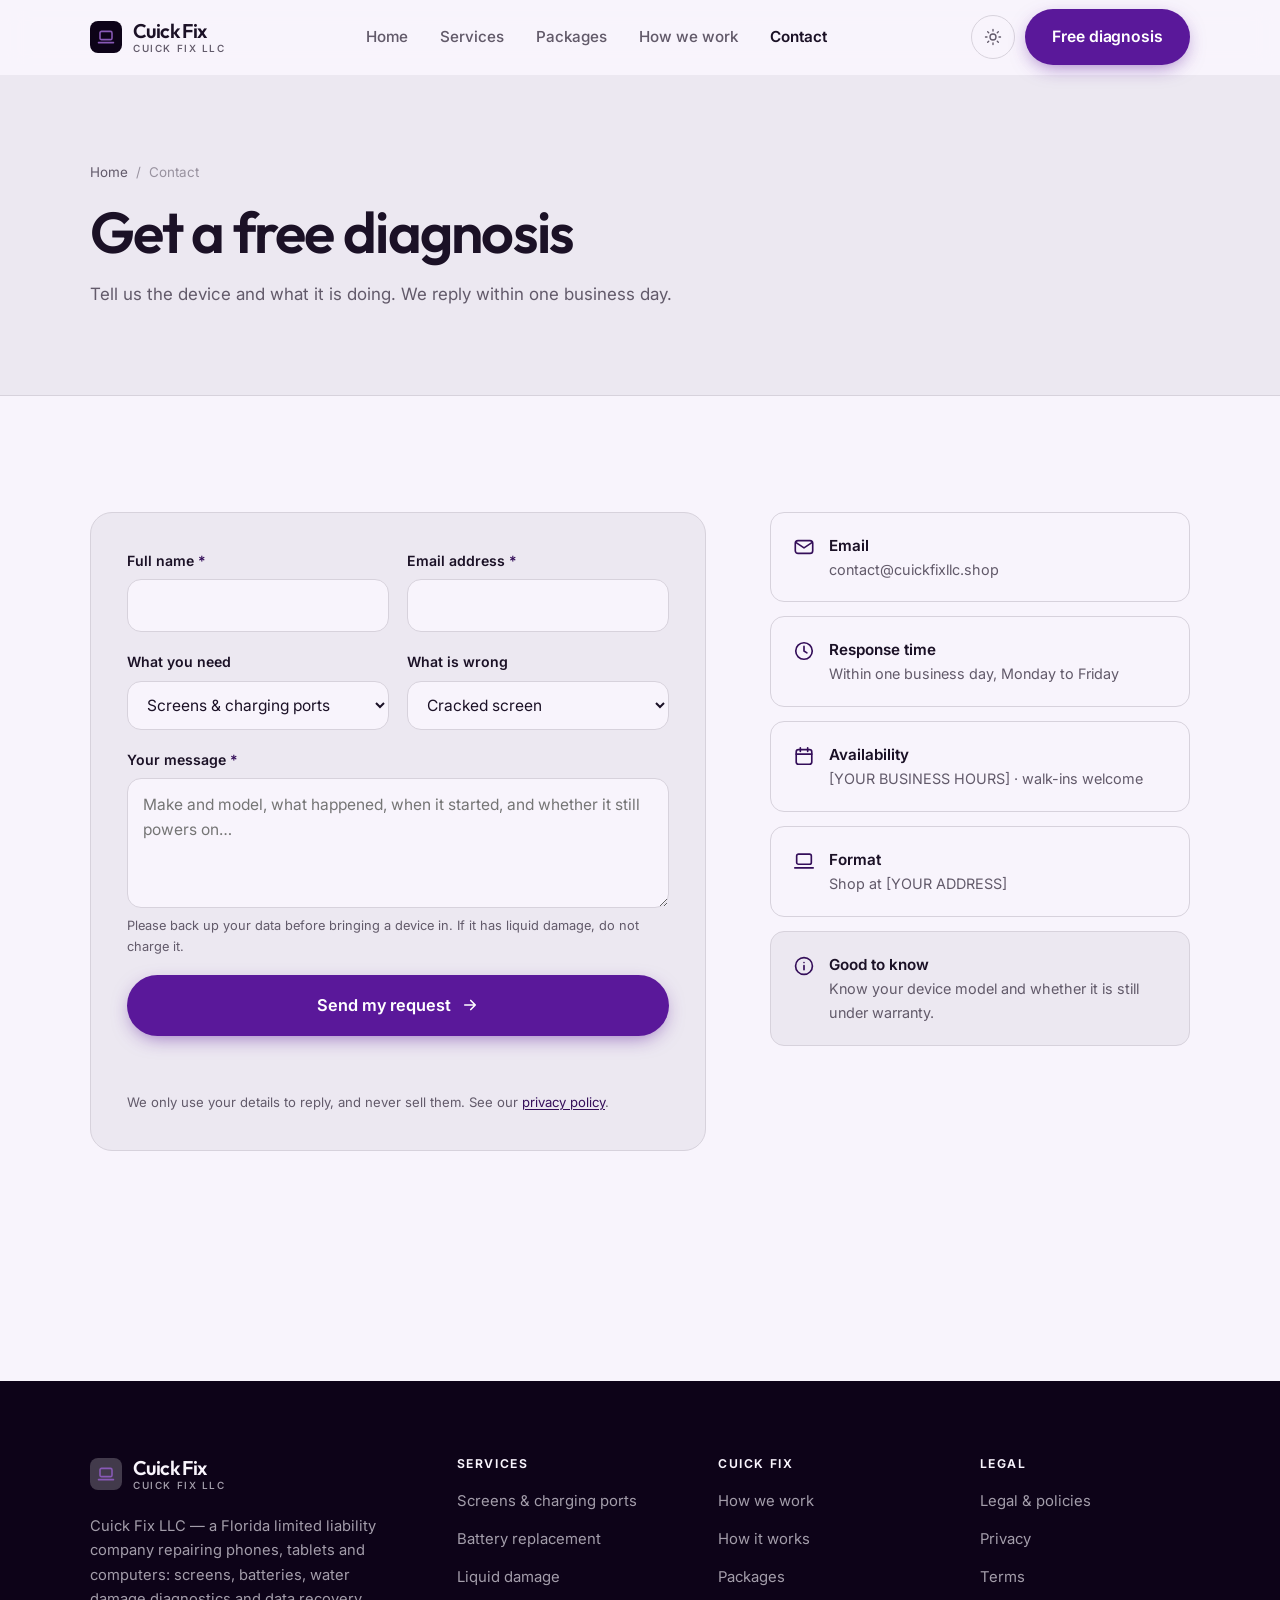
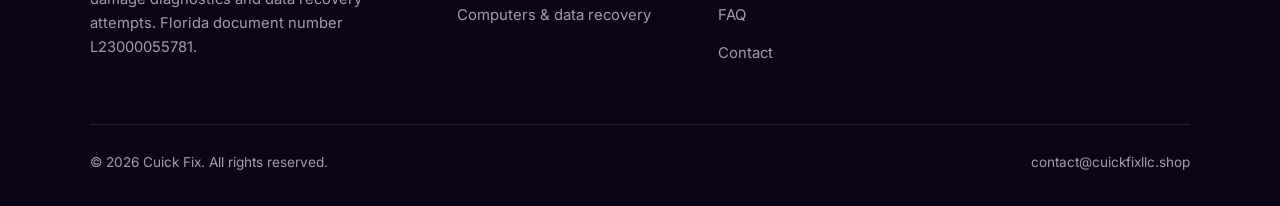
<file: contact.html>
<!DOCTYPE html>
<html lang="en" class="no-js">
<head>
<meta charset="utf-8">
<meta name="viewport" content="width=device-width, initial-scale=1">
<title>Contact — Cuick Fix</title>
<meta name="description" content="Contact Cuick Fix LLC about a device repair. We reply within one business day.">
<link rel="canonical" href="https://cuickfixllc.shop/contact.html">

<meta property="og:type" content="website">
<meta property="og:url" content="https://cuickfixllc.shop/contact.html">
<meta property="og:site_name" content="Cuick Fix">
<meta property="og:locale" content="en_US">
<meta property="og:title" content="Contact — Cuick Fix">
<meta property="og:description" content="Contact Cuick Fix LLC about a device repair. We reply within one business day.">
<meta name="theme-color" content="#0d0318">

<link rel="icon" href="assets/img/favicon.svg" type="image/svg+xml">
<link rel="preconnect" href="https://fonts.googleapis.com">
<link rel="preconnect" href="https://fonts.gstatic.com" crossorigin>
<link rel="stylesheet" href="https://fonts.googleapis.com/css2?family=Outfit:wght@400..700&family=Inter:wght@400..700&display=swap">
<link rel="stylesheet" href="assets/css/style.css">

<!-- Thème appliqué avant le premier rendu (évite le flash) -->
<script>
document.documentElement.classList.remove('no-js');
(function(){try{var t=localStorage.getItem('site-theme');if(t){document.documentElement.setAttribute('data-theme',t);}}catch(e){}})();
</script>
</head>

<body>
<a class="skip-link" href="#main">Skip to main content</a>

<header class="site-header">
  <nav class="wrap nav" aria-label="Main navigation">
    <a class="brand" href="index.html">
      <svg class="brand__mark" viewBox="0 0 64 64" aria-hidden="true">
        <rect class="bm-bg" width="64" height="64" rx="16"/>
        <g class="bm-ic" transform="translate(14 14) scale(1.5)" fill="none" stroke-width="2.1" stroke-linecap="round" stroke-linejoin="round"><rect x="4" y="4.5" width="16" height="11" rx="2"/><path d="M2 19.5h20"/></g>
      </svg>
      <span>Cuick Fix<span class="brand__sub">Cuick Fix LLC</span></span>
    </a>

    <ul class="nav__links" id="nav-links">
      <li><a href="index.html">Home</a></li>
      <li><a href="programs.html">Services</a></li>
      <li><a href="index.html#pricing">Packages</a></li>
      <li><a href="about.html">How we work</a></li>
      <li><a href="contact.html" aria-current="page">Contact</a></li>
      <li><a class="btn btn--primary" href="contact.html">Free diagnosis</a></li>
    </ul>

    <div class="nav__cta">
      <button class="theme-toggle" type="button" aria-label="Switch to dark theme">
        <svg class="icon-sun" viewBox="0 0 24 24" fill="none" stroke="currentColor" stroke-width="1.8" stroke-linecap="round" aria-hidden="true"><circle cx="12" cy="12" r="4"/><path d="M12 2v2m0 16v2M2 12h2m16 0h2M4.9 4.9l1.4 1.4m11.4 11.4 1.4 1.4M19.1 4.9l-1.4 1.4M6.3 17.7l-1.4 1.4"/></svg>
        <svg class="icon-moon" viewBox="0 0 24 24" fill="none" stroke="currentColor" stroke-width="1.8" stroke-linecap="round" stroke-linejoin="round" aria-hidden="true"><path d="M21 12.8A9 9 0 1 1 11.2 3a7 7 0 0 0 9.8 9.8z"/></svg>
      </button>
      <a class="btn btn--primary" href="contact.html">Free diagnosis</a>
      <button class="nav__toggle" type="button" aria-expanded="false" aria-controls="nav-links" aria-label="Open menu">
        <svg class="icon-open" viewBox="0 0 24 24" fill="none" stroke="currentColor" stroke-width="2" stroke-linecap="round" aria-hidden="true"><path d="M3 6h18M3 12h18M3 18h18"/></svg>
        <svg class="icon-close" viewBox="0 0 24 24" fill="none" stroke="currentColor" stroke-width="2" stroke-linecap="round" aria-hidden="true"><path d="M6 6l12 12M18 6L6 18"/></svg>
      </button>
    </div>
  </nav>
</header>

<main id="main">

<section class="page-head">
  <div class="wrap">
    <nav class="breadcrumb" aria-label="Breadcrumb">
      <a href="index.html">Home</a><span>/</span><span aria-current="page">Contact</span>
    </nav>
    <h1>Get a free diagnosis</h1>
    <p>Tell us the device and what it is doing. We reply within one business day.</p>
  </div>
</section>

<section class="section wrap">
  <div class="form-layout">

    <!--
      FORM: the action attribute holds a placeholder id. Create a free form at
      https://formspree.io and replace VOTRE_ID_FORMSPREE. Until then, the button
      opens the visitor's email app with a pre-filled message to contact@cuickfixllc.shop.
    -->
    <form class="form" id="contact-form" action="https://formspree.io/f/VOTRE_ID_FORMSPREE" method="POST"
          data-email="contact@cuickfixllc.shop" data-subject="Repair enquiry"
          data-msg-mail="Your email app will open with the message ready to send." data-msg-sending="Sending…"
          data-msg-ok="Thanks! Your message is on its way. We reply within one business day." data-msg-err="Sending failed. Please email us directly at">
      <div class="form__row">
        <div class="field">
          <label for="nom">Full name <span class="req" aria-hidden="true">*</span></label>
          <input type="text" id="nom" name="nom" autocomplete="name" required>
        </div>
        <div class="field">
          <label for="email">Email address <span class="req" aria-hidden="true">*</span></label>
          <input type="email" id="email" name="email" autocomplete="email" required>
        </div>
      </div>

      <div class="form__row">
        <div class="field">
          <label for="programme">What you need</label>
          <select id="programme" name="programme">
            <option>Screens &amp; charging ports</option>
            <option>Battery replacement</option>
            <option>Liquid damage</option>
            <option>Computers &amp; data recovery</option>
            <option>Not sure yet</option>
          </select>
        </div>
        <div class="field">
          <label for="niveau">What is wrong</label>
          <select id="niveau" name="niveau">
            <option>Cracked screen</option>
            <option>Battery or charging</option>
            <option>Liquid damage</option>
            <option>Computer or data</option>
          </select>
        </div>
      </div>

      <div class="field">
        <label for="message">Your message <span class="req" aria-hidden="true">*</span></label>
        <textarea id="message" name="message" required placeholder="Make and model, what happened, when it started, and whether it still powers on…"></textarea>
        <span class="field__hint">Please back up your data before bringing a device in. If it has liquid damage, do not charge it.</span>
      </div>

      <!-- Bot trap: hidden from humans -->
      <div class="visually-hidden" aria-hidden="true">
        <label for="site-web">Leave this field empty</label>
        <input type="text" id="site-web" name="_gotcha" tabindex="-1" autocomplete="off">
      </div>

      <button class="btn btn--primary btn--lg" type="submit">Send my request <svg viewBox="0 0 24 24" fill="none" stroke="currentColor" stroke-width="2.2" stroke-linecap="round" stroke-linejoin="round" aria-hidden="true"><path d="M5 12h14M13 6l6 6-6 6"/></svg></button>

      <p id="form-status" class="form__status" role="status" aria-live="polite"></p>

      <p class="form__note">
        We only use your details to reply, and never sell them. See our <a href="legal.html#privacy">privacy policy</a>.
      </p>
    </form>

    <aside class="contact-aside">
      <div class="contact-card">
        <svg viewBox="0 0 24 24" fill="none" stroke="currentColor" stroke-width="1.8" stroke-linecap="round" stroke-linejoin="round" aria-hidden="true"><rect x="2.5" y="5" width="19" height="14" rx="3"/><path d="M3 7l9 6 9-6"/></svg>
        <div><b>Email</b><a href="mailto:contact@cuickfixllc.shop">contact@cuickfixllc.shop</a></div>
      </div>
      <div class="contact-card">
        <svg viewBox="0 0 24 24" fill="none" stroke="currentColor" stroke-width="1.8" stroke-linecap="round" stroke-linejoin="round" aria-hidden="true"><circle cx="12" cy="12" r="9"/><path d="M12 7v5l3.2 2"/></svg>
        <div><b>Response time</b><span>Within one business day, Monday to Friday</span></div>
      </div>
      <div class="contact-card">
        <svg viewBox="0 0 24 24" fill="none" stroke="currentColor" stroke-width="1.8" stroke-linecap="round" stroke-linejoin="round" aria-hidden="true"><rect x="3.5" y="5" width="17" height="16" rx="2.5"/><path d="M8 3v4M16 3v4M3.5 10h17"/></svg>
        <div><b>Availability</b><span>[YOUR BUSINESS HOURS] · walk-ins welcome</span></div>
      </div>
      <div class="contact-card">
        <svg viewBox="0 0 24 24" fill="none" stroke="currentColor" stroke-width="1.8" stroke-linecap="round" stroke-linejoin="round" aria-hidden="true"><rect x="4" y="4.5" width="16" height="11" rx="2"/><path d="M2 19.5h20"/></svg>
        <div><b>Format</b><span>Shop at [YOUR ADDRESS]</span></div>
      </div>
      <div class="contact-card contact-card--soft">
        <svg viewBox="0 0 24 24" fill="none" stroke="currentColor" stroke-width="1.8" stroke-linecap="round" stroke-linejoin="round" aria-hidden="true"><circle cx="12" cy="12" r="9.2"/><path d="M12 16v-4.5M12 8.2v.1"/></svg>
        <div><b>Good to know</b><span>Know your device model and whether it is still under warranty.</span></div>
      </div>
    </aside>

  </div>
</section>

</main>

<footer class="site-footer">
  <div class="wrap">
    <div class="footer__grid">
      <div class="footer__brand">
        <a class="brand" href="index.html">
          <svg class="brand__mark" viewBox="0 0 64 64" aria-hidden="true">
        <rect class="bm-bg" width="64" height="64" rx="16"/>
        <g class="bm-ic" transform="translate(14 14) scale(1.5)" fill="none" stroke-width="2.1" stroke-linecap="round" stroke-linejoin="round"><rect x="4" y="4.5" width="16" height="11" rx="2"/><path d="M2 19.5h20"/></g>
      </svg>
          <span>Cuick Fix<span class="brand__sub">Cuick Fix LLC</span></span>
        </a>
        <p>Cuick Fix LLC — a Florida limited liability company repairing phones, tablets and computers: screens, batteries, water damage diagnostics and data recovery attempts. Florida document number L23000055781.</p>
      </div>

      <div class="footer__col">
        <h4>Services</h4>
        <ul>
          <li><a href="programs.html#screens">Screens &amp; charging ports</a></li>
          <li><a href="programs.html#battery">Battery replacement</a></li>
          <li><a href="programs.html#liquid">Liquid damage</a></li>
          <li><a href="programs.html#computers">Computers &amp; data recovery</a></li>
        </ul>
      </div>

      <div class="footer__col">
        <h4>Cuick Fix</h4>
        <ul>
          <li><a href="about.html">How we work</a></li>
          <li><a href="index.html#how-it-works">How it works</a></li>
          <li><a href="index.html#pricing">Packages</a></li>
          <li><a href="index.html#faq">FAQ</a></li>
          <li><a href="contact.html">Contact</a></li>
        </ul>
      </div>

      <div class="footer__col">
        <h4>Legal</h4>
        <ul>
          <li><a href="legal.html">Legal &amp; policies</a></li>
          <li><a href="legal.html#privacy">Privacy</a></li>
          <li><a href="legal.html#terms">Terms</a></li>
        </ul>
      </div>
    </div>

    <div class="footer__bottom">
      <p>© <span data-year>2026</span> Cuick Fix. All rights reserved.</p>
      <p><a href="mailto:contact@cuickfixllc.shop">contact@cuickfixllc.shop</a></p>
    </div>
  </div>
</footer>

<script src="assets/js/main.js" defer></script>
</body>
</html>
</file>
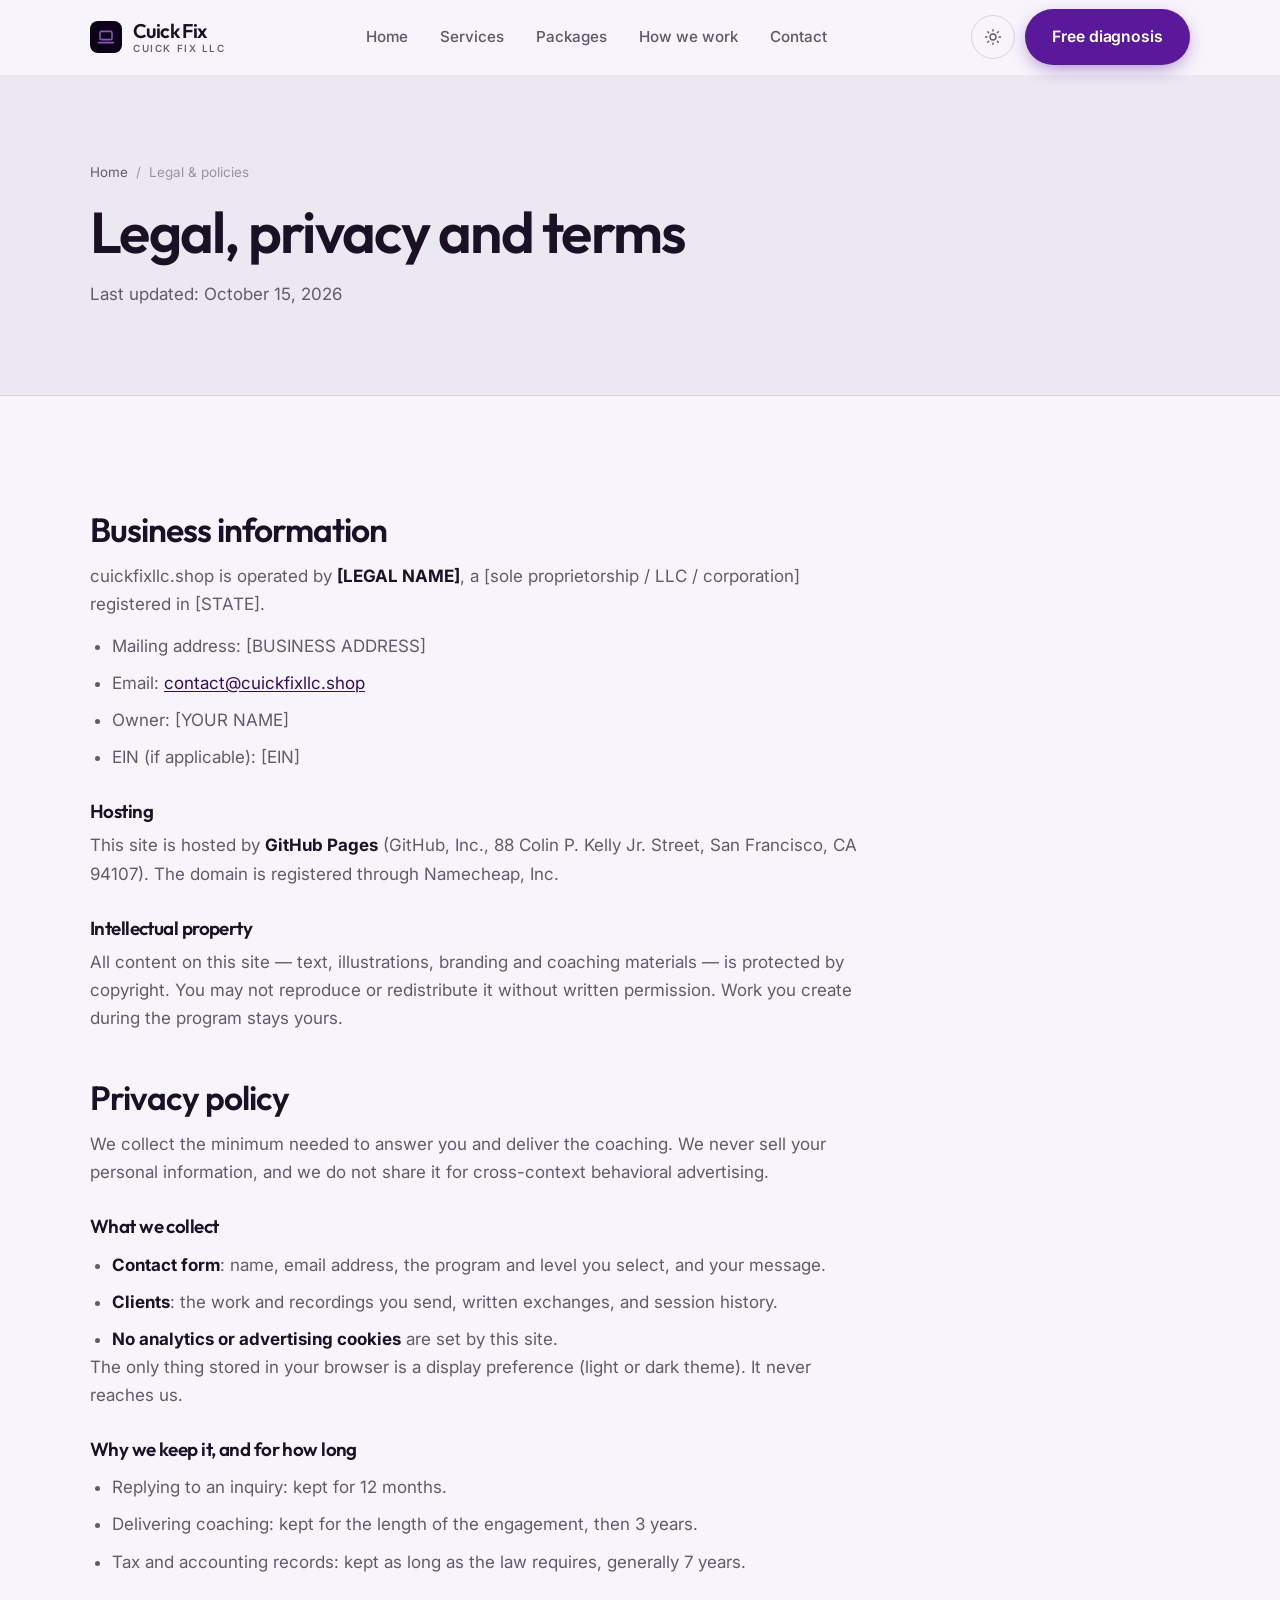
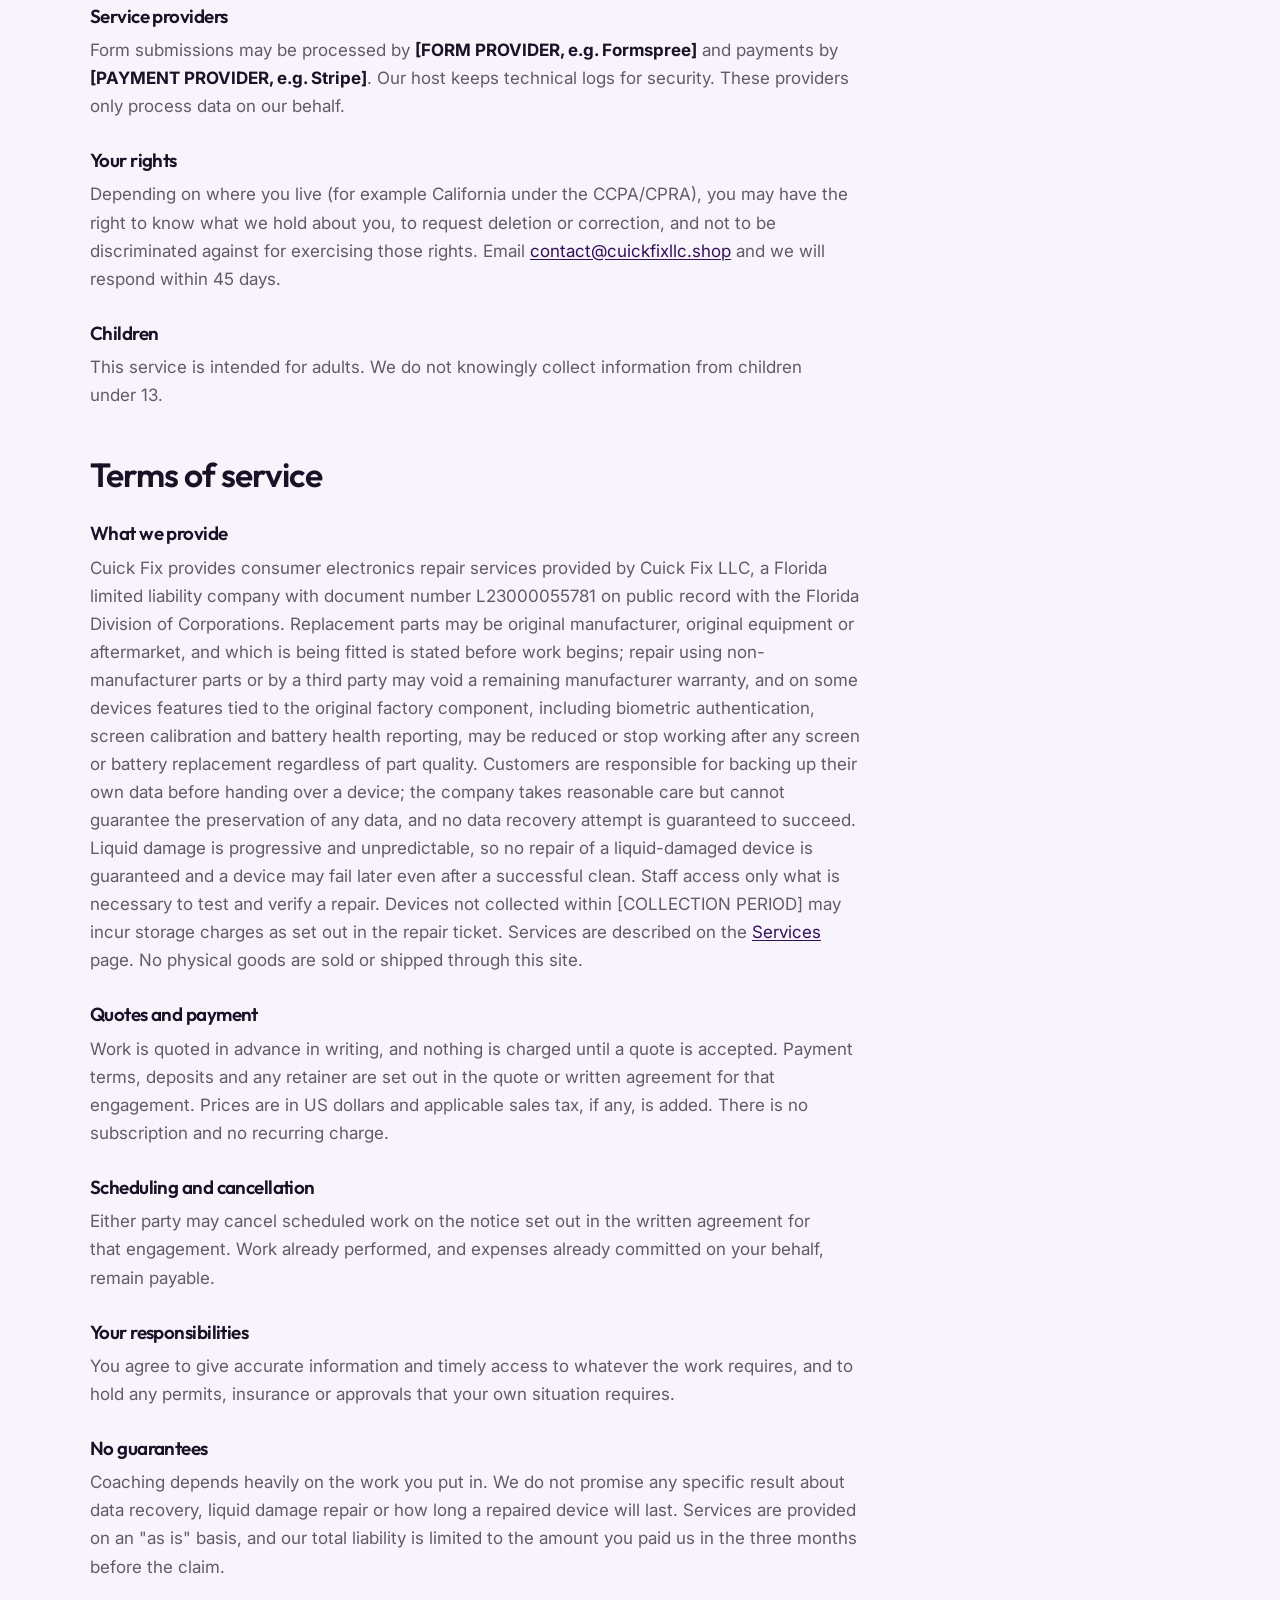
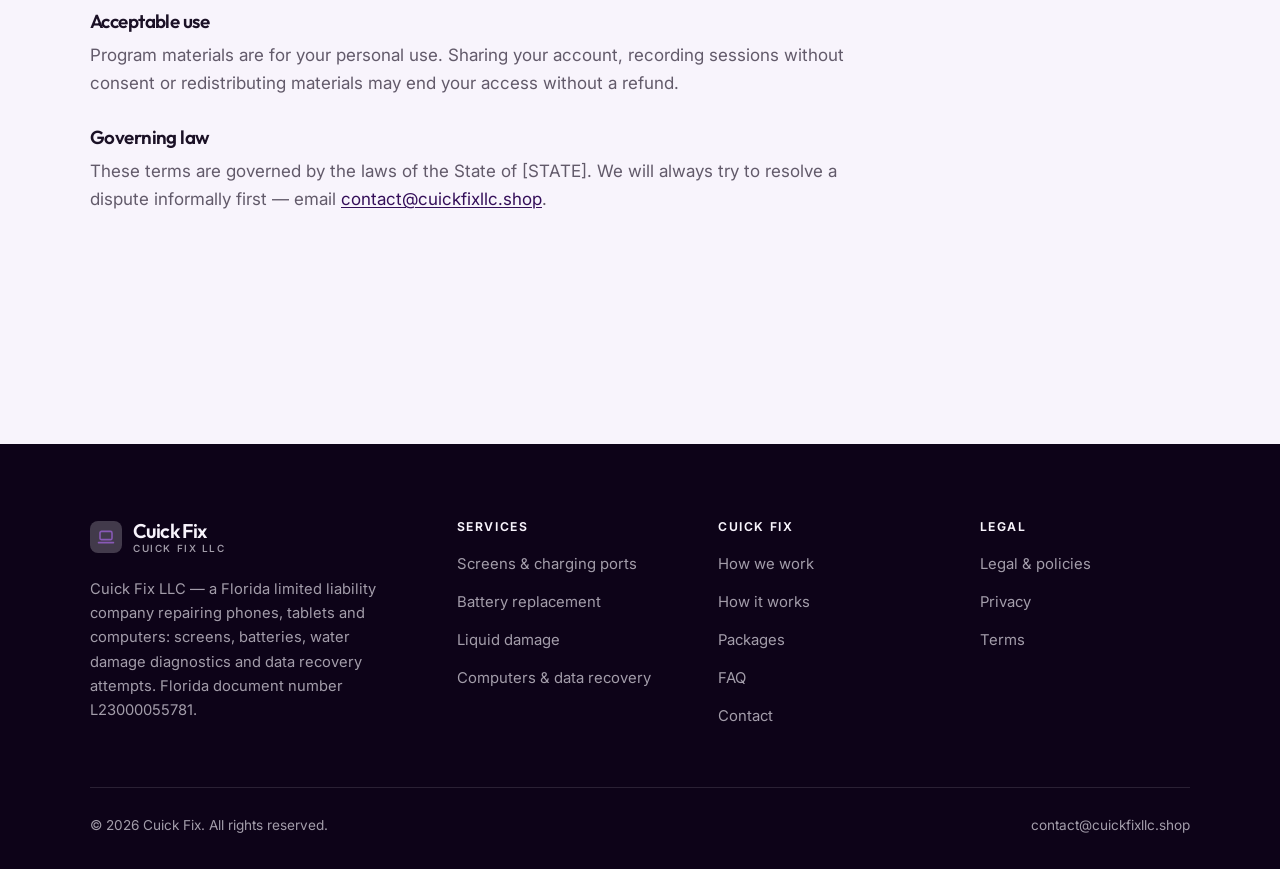
<file: legal.html>
<!DOCTYPE html>
<html lang="en" class="no-js">
<head>
<meta charset="utf-8">
<meta name="viewport" content="width=device-width, initial-scale=1">
<title>Legal, privacy and terms — Cuick Fix</title>
<meta name="description" content="Business information, privacy policy and terms of service for Cuick Fix.">
<meta name="robots" content="noindex">

<meta property="og:type" content="website">
<meta property="og:url" content="https://cuickfixllc.shop/legal.html">
<meta property="og:site_name" content="Cuick Fix">
<meta property="og:locale" content="en_US">
<meta property="og:title" content="Legal, privacy and terms — Cuick Fix">
<meta property="og:description" content="Business information, privacy policy and terms of service for Cuick Fix.">
<meta name="theme-color" content="#0d0318">

<link rel="icon" href="assets/img/favicon.svg" type="image/svg+xml">
<link rel="preconnect" href="https://fonts.googleapis.com">
<link rel="preconnect" href="https://fonts.gstatic.com" crossorigin>
<link rel="stylesheet" href="https://fonts.googleapis.com/css2?family=Outfit:wght@400..700&family=Inter:wght@400..700&display=swap">
<link rel="stylesheet" href="assets/css/style.css">

<!-- Thème appliqué avant le premier rendu (évite le flash) -->
<script>
document.documentElement.classList.remove('no-js');
(function(){try{var t=localStorage.getItem('site-theme');if(t){document.documentElement.setAttribute('data-theme',t);}}catch(e){}})();
</script>
</head>

<body>
<a class="skip-link" href="#main">Skip to main content</a>

<header class="site-header">
  <nav class="wrap nav" aria-label="Main navigation">
    <a class="brand" href="index.html">
      <svg class="brand__mark" viewBox="0 0 64 64" aria-hidden="true">
        <rect class="bm-bg" width="64" height="64" rx="16"/>
        <g class="bm-ic" transform="translate(14 14) scale(1.5)" fill="none" stroke-width="2.1" stroke-linecap="round" stroke-linejoin="round"><rect x="4" y="4.5" width="16" height="11" rx="2"/><path d="M2 19.5h20"/></g>
      </svg>
      <span>Cuick Fix<span class="brand__sub">Cuick Fix LLC</span></span>
    </a>

    <ul class="nav__links" id="nav-links">
      <li><a href="index.html">Home</a></li>
      <li><a href="programs.html">Services</a></li>
      <li><a href="index.html#pricing">Packages</a></li>
      <li><a href="about.html">How we work</a></li>
      <li><a href="contact.html">Contact</a></li>
      <li><a class="btn btn--primary" href="contact.html">Free diagnosis</a></li>
    </ul>

    <div class="nav__cta">
      <button class="theme-toggle" type="button" aria-label="Switch to dark theme">
        <svg class="icon-sun" viewBox="0 0 24 24" fill="none" stroke="currentColor" stroke-width="1.8" stroke-linecap="round" aria-hidden="true"><circle cx="12" cy="12" r="4"/><path d="M12 2v2m0 16v2M2 12h2m16 0h2M4.9 4.9l1.4 1.4m11.4 11.4 1.4 1.4M19.1 4.9l-1.4 1.4M6.3 17.7l-1.4 1.4"/></svg>
        <svg class="icon-moon" viewBox="0 0 24 24" fill="none" stroke="currentColor" stroke-width="1.8" stroke-linecap="round" stroke-linejoin="round" aria-hidden="true"><path d="M21 12.8A9 9 0 1 1 11.2 3a7 7 0 0 0 9.8 9.8z"/></svg>
      </button>
      <a class="btn btn--primary" href="contact.html">Free diagnosis</a>
      <button class="nav__toggle" type="button" aria-expanded="false" aria-controls="nav-links" aria-label="Open menu">
        <svg class="icon-open" viewBox="0 0 24 24" fill="none" stroke="currentColor" stroke-width="2" stroke-linecap="round" aria-hidden="true"><path d="M3 6h18M3 12h18M3 18h18"/></svg>
        <svg class="icon-close" viewBox="0 0 24 24" fill="none" stroke="currentColor" stroke-width="2" stroke-linecap="round" aria-hidden="true"><path d="M6 6l12 12M18 6L6 18"/></svg>
      </button>
    </div>
  </nav>
</header>

<main id="main">

<section class="page-head">
  <div class="wrap">
    <nav class="breadcrumb" aria-label="Breadcrumb">
      <a href="index.html">Home</a><span>/</span><span aria-current="page">Legal &amp; policies</span>
    </nav>
    <h1>Legal, privacy and terms</h1>
    <p>Last updated: <time datetime="2026-10-15">October 15, 2026</time></p>
  </div>
</section>

<section class="section wrap">
  <div class="prose">

    <!--
      TO DO: this is a skeleton, not legal advice. Replace every [BRACKET] with
      your real details before selling, and have a lawyer review it if you can.
      Consumer protection rules differ by state.
    -->

    <h2 id="business">Business information</h2>
    <p>
      cuickfixllc.shop is operated by <strong>[LEGAL NAME]</strong>, a [sole proprietorship / LLC / corporation]
      registered in [STATE].
    </p>
    <ul>
      <li>Mailing address: [BUSINESS ADDRESS]</li>
      <li>Email: <a href="mailto:contact@cuickfixllc.shop">contact@cuickfixllc.shop</a></li>
      <li>Owner: [YOUR NAME]</li>
      <li>EIN (if applicable): [EIN]</li>
    </ul>

    <h3>Hosting</h3>
    <p>
      This site is hosted by <strong>GitHub Pages</strong> (GitHub, Inc., 88 Colin P. Kelly Jr. Street,
      San Francisco, CA 94107). The domain is registered through Namecheap, Inc.
    </p>

    <h3>Intellectual property</h3>
    <p>
      All content on this site — text, illustrations, branding and coaching materials — is protected by
      copyright. You may not reproduce or redistribute it without written permission. Work you create during
      the program stays yours.
    </p>

    <h2 id="privacy">Privacy policy</h2>
    <p>
      We collect the minimum needed to answer you and deliver the coaching. We never sell your personal
      information, and we do not share it for cross-context behavioral advertising.
    </p>
    <h3>What we collect</h3>
    <ul>
      <li><strong>Contact form</strong>: name, email address, the program and level you select, and your message.</li>
      <li><strong>Clients</strong>: the work and recordings you send, written exchanges, and session history.</li>
      <li><strong>No analytics or advertising cookies</strong> are set by this site.</li>
    </ul>
    <p>
      The only thing stored in your browser is a display preference (light or dark theme). It never reaches us.
    </p>
    <h3>Why we keep it, and for how long</h3>
    <ul>
      <li>Replying to an inquiry: kept for 12 months.</li>
      <li>Delivering coaching: kept for the length of the engagement, then 3 years.</li>
      <li>Tax and accounting records: kept as long as the law requires, generally 7 years.</li>
    </ul>
    <h3>Service providers</h3>
    <p>
      Form submissions may be processed by <strong>[FORM PROVIDER, e.g. Formspree]</strong> and payments by
      <strong>[PAYMENT PROVIDER, e.g. Stripe]</strong>. Our host keeps technical logs for security. These
      providers only process data on our behalf.
    </p>
    <h3>Your rights</h3>
    <p>
      Depending on where you live (for example California under the CCPA/CPRA), you may have the right to
      know what we hold about you, to request deletion or correction, and not to be discriminated against for
      exercising those rights. Email <a href="mailto:contact@cuickfixllc.shop">contact@cuickfixllc.shop</a> and we will respond within 45 days.
    </p>
    <h3>Children</h3>
    <p>
      This service is intended for adults. We do not knowingly collect information from children under 13.
    </p>

    <h2 id="terms">Terms of service</h2>
    <h3>What we provide</h3>
    <p>
      Cuick Fix provides consumer electronics repair services provided by Cuick Fix LLC, a Florida limited liability company with document number L23000055781 on public record with the Florida Division of Corporations. Replacement parts may be original manufacturer, original equipment or aftermarket, and which is being fitted is stated before work begins; repair using non-manufacturer parts or by a third party may void a remaining manufacturer warranty, and on some devices features tied to the original factory component, including biometric authentication, screen calibration and battery health reporting, may be reduced or stop working after any screen or battery replacement regardless of part quality. Customers are responsible for backing up their own data before handing over a device; the company takes reasonable care but cannot guarantee the preservation of any data, and no data recovery attempt is guaranteed to succeed. Liquid damage is progressive and unpredictable, so no repair of a liquid-damaged device is guaranteed and a device may fail later even after a successful clean. Staff access only what is necessary to test and verify a repair. Devices not collected within [COLLECTION PERIOD] may incur storage charges as set out in the repair ticket. Services are described on the
      <a href="programs.html">Services</a> page. No physical goods are sold or shipped through this site.
    </p>
    <h3>Quotes and payment</h3>
    <p>
      Work is quoted in advance in writing, and nothing is charged until a quote is accepted. Payment terms,
      deposits and any retainer are set out in the quote or written agreement for that engagement. Prices are in
      US dollars and applicable sales tax, if any, is added. There is no subscription and no recurring charge.
    </p>
    <h3>Scheduling and cancellation</h3>
    <p>
      Either party may cancel scheduled work on the notice set out in the written agreement for that engagement.
      Work already performed, and expenses already committed on your behalf, remain payable.
    </p>
    <h3>Your responsibilities</h3>
    <p>
      You agree to give accurate information and timely access to whatever the work requires, and to hold any
      permits, insurance or approvals that your own situation requires.
    </p>

    <h3>No guarantees</h3>
    <p>
      Coaching depends heavily on the work you put in. We do not promise any specific result
      about data recovery, liquid damage repair or how long a repaired device will last. Services are provided on an "as is" basis, and our total
      liability is limited to the amount you paid us in the three months before the claim.
    </p>
    <h3>Acceptable use</h3>
    <p>
      Program materials are for your personal use. Sharing your account, recording sessions without consent
      or redistributing materials may end your access without a refund.
    </p>
    <h3>Governing law</h3>
    <p>
      These terms are governed by the laws of the State of [STATE]. We will always try to resolve a dispute
      informally first — email <a href="mailto:contact@cuickfixllc.shop">contact@cuickfixllc.shop</a>.
    </p>

  </div>
</section>

</main>

<footer class="site-footer">
  <div class="wrap">
    <div class="footer__grid">
      <div class="footer__brand">
        <a class="brand" href="index.html">
          <svg class="brand__mark" viewBox="0 0 64 64" aria-hidden="true">
        <rect class="bm-bg" width="64" height="64" rx="16"/>
        <g class="bm-ic" transform="translate(14 14) scale(1.5)" fill="none" stroke-width="2.1" stroke-linecap="round" stroke-linejoin="round"><rect x="4" y="4.5" width="16" height="11" rx="2"/><path d="M2 19.5h20"/></g>
      </svg>
          <span>Cuick Fix<span class="brand__sub">Cuick Fix LLC</span></span>
        </a>
        <p>Cuick Fix LLC — a Florida limited liability company repairing phones, tablets and computers: screens, batteries, water damage diagnostics and data recovery attempts. Florida document number L23000055781.</p>
      </div>

      <div class="footer__col">
        <h4>Services</h4>
        <ul>
          <li><a href="programs.html#screens">Screens &amp; charging ports</a></li>
          <li><a href="programs.html#battery">Battery replacement</a></li>
          <li><a href="programs.html#liquid">Liquid damage</a></li>
          <li><a href="programs.html#computers">Computers &amp; data recovery</a></li>
        </ul>
      </div>

      <div class="footer__col">
        <h4>Cuick Fix</h4>
        <ul>
          <li><a href="about.html">How we work</a></li>
          <li><a href="index.html#how-it-works">How it works</a></li>
          <li><a href="index.html#pricing">Packages</a></li>
          <li><a href="index.html#faq">FAQ</a></li>
          <li><a href="contact.html">Contact</a></li>
        </ul>
      </div>

      <div class="footer__col">
        <h4>Legal</h4>
        <ul>
          <li><a href="legal.html">Legal &amp; policies</a></li>
          <li><a href="legal.html#privacy">Privacy</a></li>
          <li><a href="legal.html#terms">Terms</a></li>
        </ul>
      </div>
    </div>

    <div class="footer__bottom">
      <p>© <span data-year>2026</span> Cuick Fix. All rights reserved.</p>
      <p><a href="mailto:contact@cuickfixllc.shop">contact@cuickfixllc.shop</a></p>
    </div>
  </div>
</footer>

<script src="assets/js/main.js" defer></script>
</body>
</html>
</file>
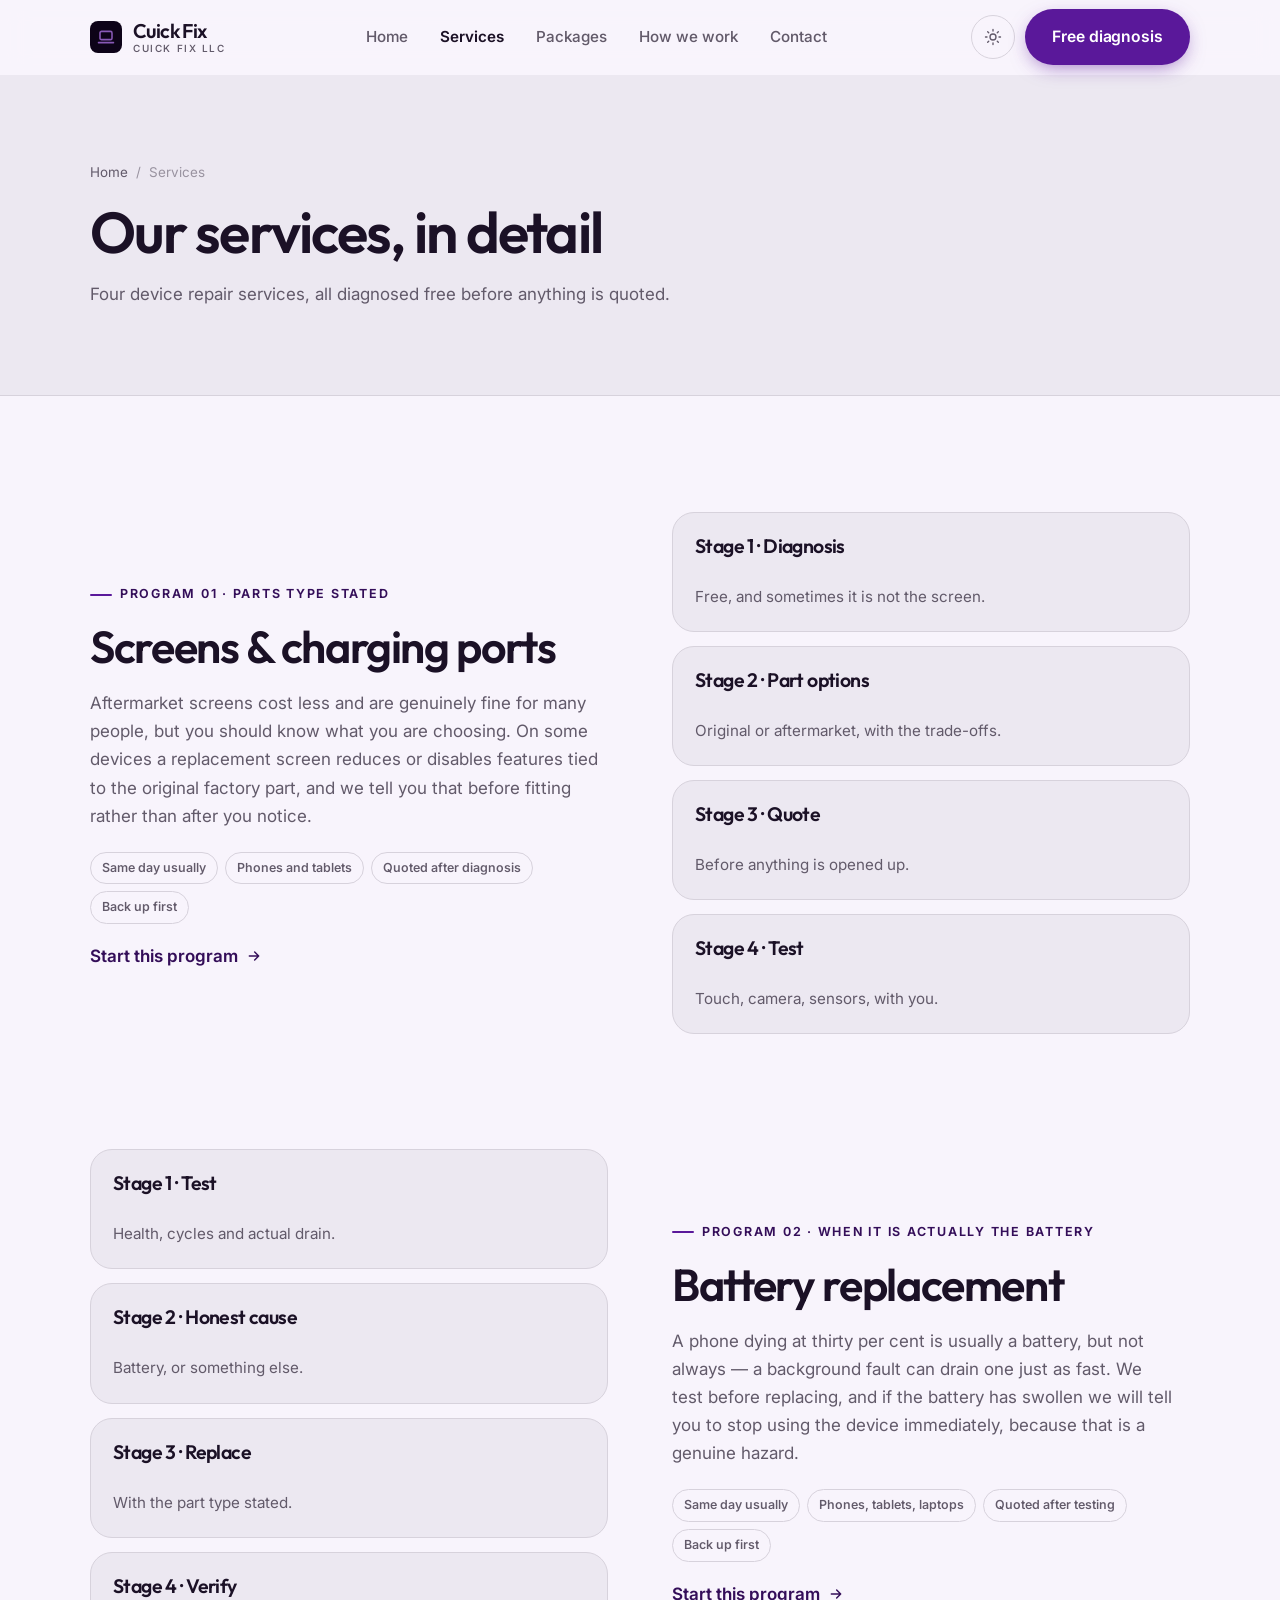
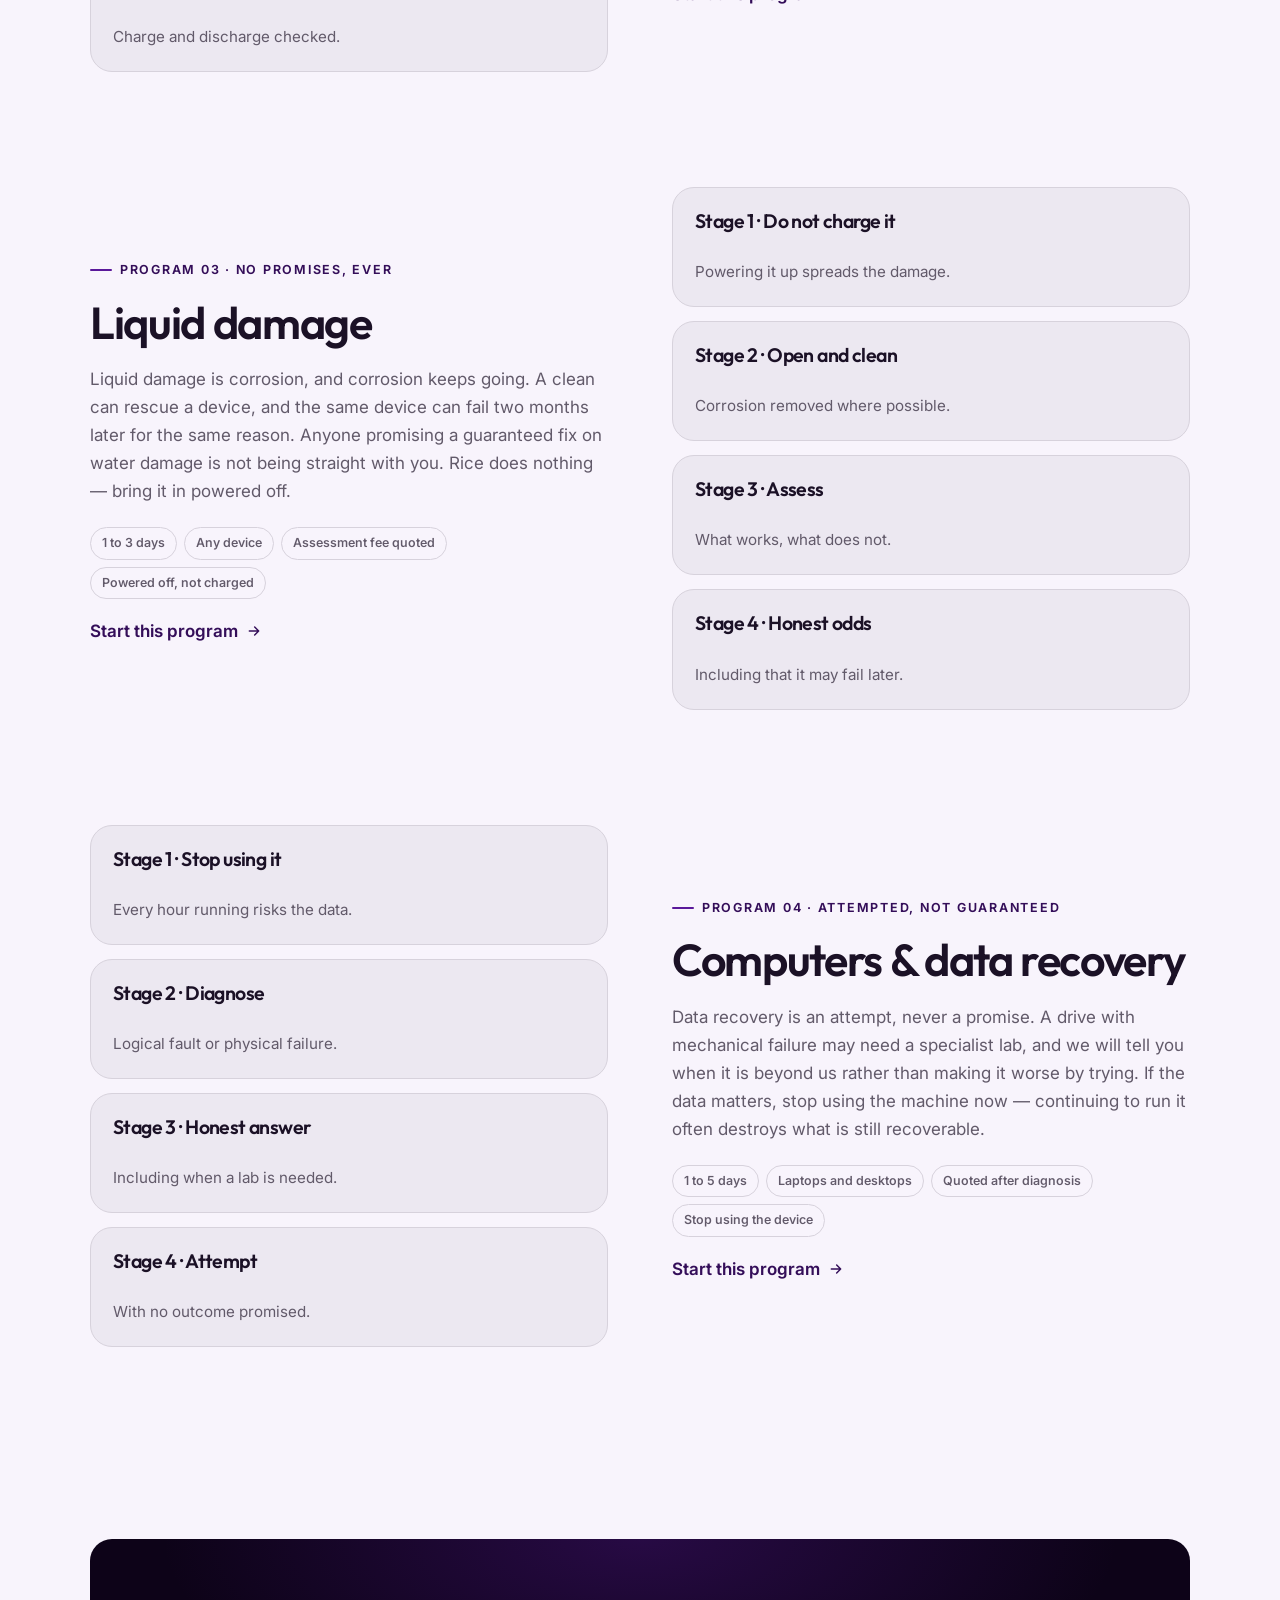
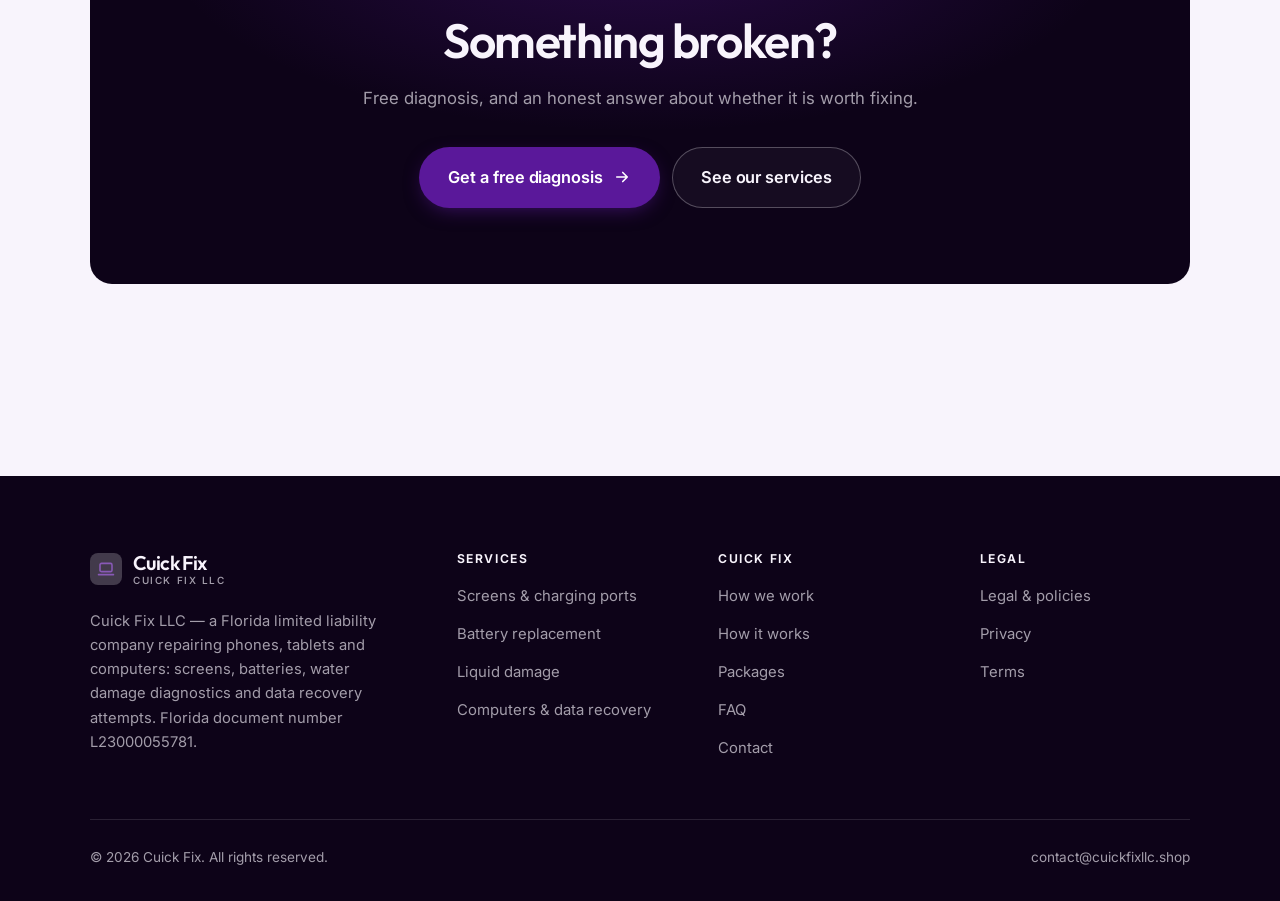
<file: programs.html>
<!DOCTYPE html>
<html lang="en" class="no-js">
<head>
<meta charset="utf-8">
<meta name="viewport" content="width=device-width, initial-scale=1">
<title>Services — Cuick Fix</title>
<meta name="description" content="Services of Cuick Fix LLC: screens and charging ports, battery replacement, liquid damage, and computers and data recovery.">
<link rel="canonical" href="https://cuickfixllc.shop/programs.html">

<meta property="og:type" content="website">
<meta property="og:url" content="https://cuickfixllc.shop/programs.html">
<meta property="og:site_name" content="Cuick Fix">
<meta property="og:locale" content="en_US">
<meta property="og:title" content="Services — Cuick Fix">
<meta property="og:description" content="Services of Cuick Fix LLC: screens and charging ports, battery replacement, liquid damage, and computers and data recovery.">
<meta name="theme-color" content="#0d0318">

<link rel="icon" href="assets/img/favicon.svg" type="image/svg+xml">
<link rel="preconnect" href="https://fonts.googleapis.com">
<link rel="preconnect" href="https://fonts.gstatic.com" crossorigin>
<link rel="stylesheet" href="https://fonts.googleapis.com/css2?family=Outfit:wght@400..700&family=Inter:wght@400..700&display=swap">
<link rel="stylesheet" href="assets/css/style.css">

<!-- Thème appliqué avant le premier rendu (évite le flash) -->
<script>
document.documentElement.classList.remove('no-js');
(function(){try{var t=localStorage.getItem('site-theme');if(t){document.documentElement.setAttribute('data-theme',t);}}catch(e){}})();
</script>
</head>

<body>
<a class="skip-link" href="#main">Skip to main content</a>

<header class="site-header">
  <nav class="wrap nav" aria-label="Main navigation">
    <a class="brand" href="index.html">
      <svg class="brand__mark" viewBox="0 0 64 64" aria-hidden="true">
        <rect class="bm-bg" width="64" height="64" rx="16"/>
        <g class="bm-ic" transform="translate(14 14) scale(1.5)" fill="none" stroke-width="2.1" stroke-linecap="round" stroke-linejoin="round"><rect x="4" y="4.5" width="16" height="11" rx="2"/><path d="M2 19.5h20"/></g>
      </svg>
      <span>Cuick Fix<span class="brand__sub">Cuick Fix LLC</span></span>
    </a>

    <ul class="nav__links" id="nav-links">
      <li><a href="index.html">Home</a></li>
      <li><a href="programs.html" aria-current="page">Services</a></li>
      <li><a href="index.html#pricing">Packages</a></li>
      <li><a href="about.html">How we work</a></li>
      <li><a href="contact.html">Contact</a></li>
      <li><a class="btn btn--primary" href="contact.html">Free diagnosis</a></li>
    </ul>

    <div class="nav__cta">
      <button class="theme-toggle" type="button" aria-label="Switch to dark theme">
        <svg class="icon-sun" viewBox="0 0 24 24" fill="none" stroke="currentColor" stroke-width="1.8" stroke-linecap="round" aria-hidden="true"><circle cx="12" cy="12" r="4"/><path d="M12 2v2m0 16v2M2 12h2m16 0h2M4.9 4.9l1.4 1.4m11.4 11.4 1.4 1.4M19.1 4.9l-1.4 1.4M6.3 17.7l-1.4 1.4"/></svg>
        <svg class="icon-moon" viewBox="0 0 24 24" fill="none" stroke="currentColor" stroke-width="1.8" stroke-linecap="round" stroke-linejoin="round" aria-hidden="true"><path d="M21 12.8A9 9 0 1 1 11.2 3a7 7 0 0 0 9.8 9.8z"/></svg>
      </button>
      <a class="btn btn--primary" href="contact.html">Free diagnosis</a>
      <button class="nav__toggle" type="button" aria-expanded="false" aria-controls="nav-links" aria-label="Open menu">
        <svg class="icon-open" viewBox="0 0 24 24" fill="none" stroke="currentColor" stroke-width="2" stroke-linecap="round" aria-hidden="true"><path d="M3 6h18M3 12h18M3 18h18"/></svg>
        <svg class="icon-close" viewBox="0 0 24 24" fill="none" stroke="currentColor" stroke-width="2" stroke-linecap="round" aria-hidden="true"><path d="M6 6l12 12M18 6L6 18"/></svg>
      </button>
    </div>
  </nav>
</header>

<main id="main">

<section class="page-head">
  <div class="wrap">
    <nav class="breadcrumb" aria-label="Breadcrumb">
      <a href="index.html">Home</a><span>/</span><span aria-current="page">Services</span>
    </nav>
    <h1>Our services, in detail</h1>
    <p>Four device repair services, all diagnosed free before anything is quoted.</p>
  </div>
</section>

<section class="section wrap" id="screens">
  <div class="split reveal">
    <div>
      <span class="eyebrow">Program 01 · Parts type stated</span>
      <h2>Screens &amp; charging ports</h2>
      <p>Aftermarket screens cost less and are genuinely fine for many people, but you should know what you are choosing. On some devices a replacement screen reduces or disables features tied to the original factory part, and we tell you that before fitting rather than after you notice.</p>
      <ul class="tags"><li>Same day usually</li><li>Phones and tablets</li><li>Quoted after diagnosis</li><li>Back up first</li></ul>
      <p><a class="arrow-link" href="contact.html">Start this program <svg viewBox="0 0 24 24" fill="none" stroke="currentColor" stroke-width="2.2" stroke-linecap="round" stroke-linejoin="round" aria-hidden="true"><path d="M5 12h14M13 6l6 6-6 6"/></svg></a></p>
    </div>
    <div class="grid grid--2 grid--tight">
      <article class="card card--sm">
        <h3>Stage 1 · Diagnosis</h3>
        <p>Free, and sometimes it is not the screen.</p>
      </article>
      <article class="card card--sm">
        <h3>Stage 2 · Part options</h3>
        <p>Original or aftermarket, with the trade-offs.</p>
      </article>
      <article class="card card--sm">
        <h3>Stage 3 · Quote</h3>
        <p>Before anything is opened up.</p>
      </article>
      <article class="card card--sm">
        <h3>Stage 4 · Test</h3>
        <p>Touch, camera, sensors, with you.</p>
      </article>
    </div>
  </div>
</section>

<section class="section section--flush wrap" id="battery">
  <div class="split reveal">
    <div class="grid grid--2 grid--tight">
      <article class="card card--sm">
        <h3>Stage 1 · Test</h3>
        <p>Health, cycles and actual drain.</p>
      </article>
      <article class="card card--sm">
        <h3>Stage 2 · Honest cause</h3>
        <p>Battery, or something else.</p>
      </article>
      <article class="card card--sm">
        <h3>Stage 3 · Replace</h3>
        <p>With the part type stated.</p>
      </article>
      <article class="card card--sm">
        <h3>Stage 4 · Verify</h3>
        <p>Charge and discharge checked.</p>
      </article>
    </div>
    <div>
      <span class="eyebrow">Program 02 · When it is actually the battery</span>
      <h2>Battery replacement</h2>
      <p>A phone dying at thirty per cent is usually a battery, but not always — a background fault can drain one just as fast. We test before replacing, and if the battery has swollen we will tell you to stop using the device immediately, because that is a genuine hazard.</p>
      <ul class="tags"><li>Same day usually</li><li>Phones, tablets, laptops</li><li>Quoted after testing</li><li>Back up first</li></ul>
      <p><a class="arrow-link" href="contact.html">Start this program <svg viewBox="0 0 24 24" fill="none" stroke="currentColor" stroke-width="2.2" stroke-linecap="round" stroke-linejoin="round" aria-hidden="true"><path d="M5 12h14M13 6l6 6-6 6"/></svg></a></p>
    </div>
  </div>
</section>

<section class="section section--flush wrap" id="liquid">
  <div class="split reveal">
    <div>
      <span class="eyebrow">Program 03 · No promises, ever</span>
      <h2>Liquid damage</h2>
      <p>Liquid damage is corrosion, and corrosion keeps going. A clean can rescue a device, and the same device can fail two months later for the same reason. Anyone promising a guaranteed fix on water damage is not being straight with you. Rice does nothing — bring it in powered off.</p>
      <ul class="tags"><li>1 to 3 days</li><li>Any device</li><li>Assessment fee quoted</li><li>Powered off, not charged</li></ul>
      <p><a class="arrow-link" href="contact.html">Start this program <svg viewBox="0 0 24 24" fill="none" stroke="currentColor" stroke-width="2.2" stroke-linecap="round" stroke-linejoin="round" aria-hidden="true"><path d="M5 12h14M13 6l6 6-6 6"/></svg></a></p>
    </div>
    <div class="grid grid--2 grid--tight">
      <article class="card card--sm">
        <h3>Stage 1 · Do not charge it</h3>
        <p>Powering it up spreads the damage.</p>
      </article>
      <article class="card card--sm">
        <h3>Stage 2 · Open and clean</h3>
        <p>Corrosion removed where possible.</p>
      </article>
      <article class="card card--sm">
        <h3>Stage 3 · Assess</h3>
        <p>What works, what does not.</p>
      </article>
      <article class="card card--sm">
        <h3>Stage 4 · Honest odds</h3>
        <p>Including that it may fail later.</p>
      </article>
    </div>
  </div>
</section>

<section class="section section--flush wrap" id="computers">
  <div class="split reveal">
    <div class="grid grid--2 grid--tight">
      <article class="card card--sm">
        <h3>Stage 1 · Stop using it</h3>
        <p>Every hour running risks the data.</p>
      </article>
      <article class="card card--sm">
        <h3>Stage 2 · Diagnose</h3>
        <p>Logical fault or physical failure.</p>
      </article>
      <article class="card card--sm">
        <h3>Stage 3 · Honest answer</h3>
        <p>Including when a lab is needed.</p>
      </article>
      <article class="card card--sm">
        <h3>Stage 4 · Attempt</h3>
        <p>With no outcome promised.</p>
      </article>
    </div>
    <div>
      <span class="eyebrow">Program 04 · Attempted, not guaranteed</span>
      <h2>Computers &amp; data recovery</h2>
      <p>Data recovery is an attempt, never a promise. A drive with mechanical failure may need a specialist lab, and we will tell you when it is beyond us rather than making it worse by trying. If the data matters, stop using the machine now — continuing to run it often destroys what is still recoverable.</p>
      <ul class="tags"><li>1 to 5 days</li><li>Laptops and desktops</li><li>Quoted after diagnosis</li><li>Stop using the device</li></ul>
      <p><a class="arrow-link" href="contact.html">Start this program <svg viewBox="0 0 24 24" fill="none" stroke="currentColor" stroke-width="2.2" stroke-linecap="round" stroke-linejoin="round" aria-hidden="true"><path d="M5 12h14M13 6l6 6-6 6"/></svg></a></p>
    </div>
  </div>
</section>

<section class="wrap section--tight">
  <div class="cta-band reveal">
    <h2>Something broken?</h2>
    <p>Free diagnosis, and an honest answer about whether it is worth fixing.</p>
    <div class="hero__actions">
      <a class="btn btn--primary btn--lg" href="contact.html">Get a free diagnosis <svg viewBox="0 0 24 24" fill="none" stroke="currentColor" stroke-width="2.2" stroke-linecap="round" stroke-linejoin="round" aria-hidden="true"><path d="M5 12h14M13 6l6 6-6 6"/></svg></a>
      <a class="btn btn--on-dark btn--lg" href="programs.html">See our services</a>
    </div>
  </div>
</section>

</main>

<footer class="site-footer">
  <div class="wrap">
    <div class="footer__grid">
      <div class="footer__brand">
        <a class="brand" href="index.html">
          <svg class="brand__mark" viewBox="0 0 64 64" aria-hidden="true">
        <rect class="bm-bg" width="64" height="64" rx="16"/>
        <g class="bm-ic" transform="translate(14 14) scale(1.5)" fill="none" stroke-width="2.1" stroke-linecap="round" stroke-linejoin="round"><rect x="4" y="4.5" width="16" height="11" rx="2"/><path d="M2 19.5h20"/></g>
      </svg>
          <span>Cuick Fix<span class="brand__sub">Cuick Fix LLC</span></span>
        </a>
        <p>Cuick Fix LLC — a Florida limited liability company repairing phones, tablets and computers: screens, batteries, water damage diagnostics and data recovery attempts. Florida document number L23000055781.</p>
      </div>

      <div class="footer__col">
        <h4>Services</h4>
        <ul>
          <li><a href="programs.html#screens">Screens &amp; charging ports</a></li>
          <li><a href="programs.html#battery">Battery replacement</a></li>
          <li><a href="programs.html#liquid">Liquid damage</a></li>
          <li><a href="programs.html#computers">Computers &amp; data recovery</a></li>
        </ul>
      </div>

      <div class="footer__col">
        <h4>Cuick Fix</h4>
        <ul>
          <li><a href="about.html">How we work</a></li>
          <li><a href="index.html#how-it-works">How it works</a></li>
          <li><a href="index.html#pricing">Packages</a></li>
          <li><a href="index.html#faq">FAQ</a></li>
          <li><a href="contact.html">Contact</a></li>
        </ul>
      </div>

      <div class="footer__col">
        <h4>Legal</h4>
        <ul>
          <li><a href="legal.html">Legal &amp; policies</a></li>
          <li><a href="legal.html#privacy">Privacy</a></li>
          <li><a href="legal.html#terms">Terms</a></li>
        </ul>
      </div>
    </div>

    <div class="footer__bottom">
      <p>© <span data-year>2026</span> Cuick Fix. All rights reserved.</p>
      <p><a href="mailto:contact@cuickfixllc.shop">contact@cuickfixllc.shop</a></p>
    </div>
  </div>
</footer>

<script src="assets/js/main.js" defer></script>
</body>
</html>
</file>
<file: assets/css/style.css>
/* Cuick Fix — couleurs et polices de la marque.
   Modifier ces valeurs suffit à changer l'identité visuelle de tout le site. */
:root {
  --c-accent:    #5a189a;
  --c-on-accent: #ffffff;
  --c-ink:       #0d0318;
  --c-paper:     #f8f4fc;

  --accent-ink-light: color-mix(in srgb, var(--c-accent) 58%, black);
  --accent-on-dark:   color-mix(in srgb, var(--c-accent) 72%, white);

  --font-display: "Outfit", system-ui, -apple-system, "Segoe UI", sans-serif;
  --font-body: "Inter", system-ui, -apple-system, "Segoe UI", sans-serif;
  --display-weight: 600;
  --display-tracking: -.03em;
}

/* ==========================================================================
   Feuille de style commune aux sites de coaching
   Les couleurs de marque (--c-accent, --c-on-accent, --c-ink, --c-paper) et
   les polices sont définies juste au-dessus, par site. Tout le reste en dérive.
   ========================================================================== */

/* --------------------------------------------------------------------------
   1. Tokens dérivés
   -------------------------------------------------------------------------- */

:root {
  /* Thème clair */
  --paper:      var(--c-paper);
  --paper-2:    color-mix(in srgb, var(--c-paper) 95%, var(--c-ink));
  --paper-3:    color-mix(in srgb, var(--c-paper) 89%, var(--c-ink));
  --line:       color-mix(in srgb, var(--c-paper) 86%, var(--c-ink));
  --text:       color-mix(in srgb, var(--c-ink) 94%, var(--c-paper));
  --muted:      color-mix(in srgb, var(--c-ink) 64%, var(--c-paper));
  --accent:     var(--c-accent);
  --accent-600: color-mix(in srgb, var(--c-accent) 86%, black);
  --accent-ink: var(--accent-ink-light);
  --on-accent:  var(--c-on-accent);
  --ink:        var(--c-ink);
  --ink-soft:   color-mix(in srgb, var(--c-ink) 90%, white);
  --on-ink:     var(--c-paper);
  --on-ink-mut: color-mix(in srgb, var(--c-paper) 64%, var(--c-ink));
  --brand-bg:   var(--c-ink);

  /* Rayons */
  --r-sm: 8px;
  --r-md: 14px;
  --r-lg: 22px;
  --r-full: 999px;

  /* Ombres */
  --sh-1: 0 1px 2px rgba(0, 0, 0, .05), 0 2px 8px rgba(0, 0, 0, .04);
  --sh-2: 0 2px 4px rgba(0, 0, 0, .05), 0 12px 32px rgba(0, 0, 0, .09);
  --sh-3: 0 4px 8px rgba(0, 0, 0, .06), 0 24px 56px rgba(0, 0, 0, .14);

  /* Rythme */
  --gutter: clamp(16px, 4vw, 40px);
  --maxw: 1180px;
  --section-y: clamp(64px, 9vw, 124px);

  --ease: cubic-bezier(.22, .61, .36, 1);
}

/* Thème sombre — suit le système, sauf si l'utilisateur a choisi « clair » */
@media (prefers-color-scheme: dark) {
  :root:not([data-theme="light"]) {
    --paper:      var(--c-ink);
    --paper-2:    color-mix(in srgb, var(--c-ink) 92%, white);
    --paper-3:    color-mix(in srgb, var(--c-ink) 86%, white);
    --line:       color-mix(in srgb, var(--c-ink) 80%, white);
    --text:       color-mix(in srgb, var(--c-paper) 94%, var(--c-ink));
    --muted:      color-mix(in srgb, var(--c-paper) 66%, var(--c-ink));
    --accent-ink: var(--accent-on-dark);
    --ink:        color-mix(in srgb, var(--c-ink) 72%, black);
    --brand-bg:   color-mix(in srgb, var(--c-ink) 80%, white);
    --sh-1: 0 1px 2px rgba(0, 0, 0, .4), 0 2px 8px rgba(0, 0, 0, .3);
    --sh-2: 0 2px 4px rgba(0, 0, 0, .4), 0 12px 32px rgba(0, 0, 0, .45);
    --sh-3: 0 4px 8px rgba(0, 0, 0, .45), 0 24px 56px rgba(0, 0, 0, .55);
  }
}

/* Thème sombre — choix explicite */
:root[data-theme="dark"] {
  --paper:      var(--c-ink);
  --paper-2:    color-mix(in srgb, var(--c-ink) 92%, white);
  --paper-3:    color-mix(in srgb, var(--c-ink) 86%, white);
  --line:       color-mix(in srgb, var(--c-ink) 80%, white);
  --text:       color-mix(in srgb, var(--c-paper) 94%, var(--c-ink));
  --muted:      color-mix(in srgb, var(--c-paper) 66%, var(--c-ink));
  --accent-ink: var(--accent-on-dark);
  --ink:        color-mix(in srgb, var(--c-ink) 72%, black);
  --brand-bg:   color-mix(in srgb, var(--c-ink) 80%, white);
  --sh-1: 0 1px 2px rgba(0, 0, 0, .4), 0 2px 8px rgba(0, 0, 0, .3);
  --sh-2: 0 2px 4px rgba(0, 0, 0, .4), 0 12px 32px rgba(0, 0, 0, .45);
  --sh-3: 0 4px 8px rgba(0, 0, 0, .45), 0 24px 56px rgba(0, 0, 0, .55);
}

/* --------------------------------------------------------------------------
   2. Reset / base
   -------------------------------------------------------------------------- */

*, *::before, *::after { box-sizing: border-box; }

* { margin: 0; }

html {
  -webkit-text-size-adjust: 100%;
  scroll-behavior: smooth;
  scroll-padding-top: 88px;
}

body {
  background: var(--paper);
  color: var(--text);
  font-family: var(--font-body);
  font-size: 17px;
  line-height: 1.65;
  -webkit-font-smoothing: antialiased;
  text-rendering: optimizeLegibility;
  overflow-x: hidden;
}

img, svg, video { display: block; max-width: 100%; height: auto; }

a { color: inherit; text-decoration: none; }

button, input, textarea, select { font: inherit; color: inherit; }

h1, h2, h3, h4 {
  font-family: var(--font-display);
  font-weight: var(--display-weight);
  line-height: 1.08;
  letter-spacing: var(--display-tracking);
  text-wrap: balance;
}

p { text-wrap: pretty; }

:focus-visible {
  outline: 3px solid var(--accent);
  outline-offset: 3px;
  border-radius: 4px;
}

::selection { background: var(--accent); color: var(--on-accent); }

/* --------------------------------------------------------------------------
   3. Utilitaires de mise en page
   -------------------------------------------------------------------------- */

.wrap {
  width: 100%;
  max-width: var(--maxw);
  margin-inline: auto;
  padding-inline: var(--gutter);
}

.section { padding-block: var(--section-y); }
.section--flush { padding-top: 0; }
.section--tight { padding-block: clamp(48px, 6vw, 80px); }

.skip-link {
  position: absolute;
  left: 12px;
  top: -100px;
  z-index: 200;
  background: var(--accent);
  color: var(--on-accent);
  padding: 12px 20px;
  border-radius: var(--r-sm);
  font-weight: 600;
  transition: top .2s var(--ease);
}
.skip-link:focus { top: 12px; }

.eyebrow {
  display: inline-flex;
  align-items: center;
  gap: 8px;
  font-size: .78rem;
  font-weight: 650;
  letter-spacing: .14em;
  text-transform: uppercase;
  color: var(--accent-ink);
  margin-bottom: 18px;
}
.eyebrow::before {
  content: "";
  width: 22px;
  height: 2px;
  background: var(--accent);
  border-radius: 2px;
}

.section-head { max-width: 62ch; margin-bottom: clamp(36px, 5vw, 60px); }
.section-head h2 { font-size: clamp(2rem, 4.4vw, 3.1rem); }
.section-head p {
  margin-top: 18px;
  color: var(--muted);
  font-size: clamp(1rem, 1.6vw, 1.12rem);
  max-width: 58ch;
}

.section-head--center { margin-inline: auto; text-align: center; }
.section-head--center .eyebrow { justify-content: center; }
.section-head--center p { margin-inline: auto; }

/* --------------------------------------------------------------------------
   4. Boutons
   -------------------------------------------------------------------------- */

.btn {
  display: inline-flex;
  align-items: center;
  justify-content: center;
  gap: 10px;
  padding: 14px 26px;
  border: 1px solid transparent;
  border-radius: var(--r-full);
  font-weight: 620;
  font-size: .98rem;
  letter-spacing: -.005em;
  cursor: pointer;
  white-space: nowrap;
  transition: transform .18s var(--ease), background-color .18s var(--ease),
              border-color .18s var(--ease), box-shadow .18s var(--ease), color .18s var(--ease);
}
.btn:hover { transform: translateY(-2px); }
.btn:active { transform: translateY(0); }

.btn--primary {
  background: var(--accent);
  color: var(--on-accent);
  box-shadow: 0 6px 20px -6px color-mix(in srgb, var(--c-accent) 65%, transparent);
}
.btn--primary:hover {
  background: var(--accent-600);
  box-shadow: 0 12px 28px -8px color-mix(in srgb, var(--c-accent) 70%, transparent);
}

.btn--ghost {
  border-color: var(--line);
  background: transparent;
  color: var(--text);
}
.btn--ghost:hover { border-color: var(--accent); color: var(--accent-ink); }

.btn--on-dark {
  border-color: color-mix(in srgb, var(--c-paper) 28%, transparent);
  color: var(--on-ink);
  background: color-mix(in srgb, var(--c-paper) 4%, transparent);
}
.btn--on-dark:hover {
  border-color: color-mix(in srgb, var(--c-paper) 60%, transparent);
  background: color-mix(in srgb, var(--c-paper) 10%, transparent);
}

.btn--lg { padding: 16px 28px; font-size: 1.02rem; }
.btn--block { width: 100%; }

.btn svg { width: 18px; height: 18px; flex: none; }

@media (max-width: 420px) {
  .btn--lg { padding: 15px 22px; font-size: 1rem; white-space: normal; text-align: center; }
}

/* Lien fléché */
.arrow-link {
  display: inline-flex;
  align-items: center;
  gap: 8px;
  font-weight: 620;
  color: var(--accent-ink);
}
.arrow-link svg { width: 16px; height: 16px; transition: transform .18s var(--ease); }
.arrow-link:hover svg { transform: translateX(4px); }

/* --------------------------------------------------------------------------
   5. En-tête / navigation
   -------------------------------------------------------------------------- */

.site-header {
  position: sticky;
  top: 0;
  z-index: 100;
  background: color-mix(in srgb, var(--paper) 82%, transparent);
  backdrop-filter: saturate(180%) blur(14px);
  -webkit-backdrop-filter: saturate(180%) blur(14px);
  border-bottom: 1px solid transparent;
  transition: border-color .25s var(--ease), background-color .25s var(--ease);
}
.site-header.is-stuck {
  border-bottom-color: var(--line);
  background: color-mix(in srgb, var(--paper) 94%, transparent);
}

.nav {
  display: flex;
  align-items: center;
  justify-content: space-between;
  gap: 24px;
  height: 74px;
}

.brand {
  display: inline-flex;
  align-items: center;
  gap: 11px;
  font-family: var(--font-display);
  font-weight: var(--display-weight);
  font-size: 1.24rem;
  letter-spacing: var(--display-tracking);
  flex: none;
  line-height: 1.1;
}
.brand__mark { width: 32px; height: 32px; flex: none; }
.brand__mark .bm-bg { fill: var(--brand-bg); }
.brand__mark .bm-ic { stroke: var(--accent-on-dark); color: var(--accent-on-dark); }
.brand__sub {
  display: block;
  font-family: var(--font-body);
  font-size: .62rem;
  font-weight: 550;
  letter-spacing: .16em;
  text-transform: uppercase;
  color: var(--muted);
  margin-top: 1px;
}

.nav__links {
  display: flex;
  align-items: center;
  gap: 4px;
  list-style: none;
  padding: 0;
}
.nav__links a {
  display: block;
  padding: 9px 14px;
  border-radius: var(--r-full);
  font-size: .95rem;
  font-weight: 520;
  color: var(--muted);
  transition: color .16s var(--ease), background-color .16s var(--ease);
}
.nav__links a:hover { color: var(--text); background: var(--paper-2); }
.nav__links a[aria-current="page"] { color: var(--text); font-weight: 620; }
.nav__links .btn { display: none; }

.nav__cta { display: flex; align-items: center; gap: 10px; flex: none; }

.nav__toggle {
  display: none;
  width: 44px;
  height: 44px;
  align-items: center;
  justify-content: center;
  background: transparent;
  border: 1px solid var(--line);
  border-radius: var(--r-full);
  cursor: pointer;
}
.nav__toggle svg { width: 20px; height: 20px; }
.nav__toggle .icon-close { display: none; }
.nav__toggle[aria-expanded="true"] .icon-open { display: none; }
.nav__toggle[aria-expanded="true"] .icon-close { display: block; }

@media (max-width: 900px) {
  .nav__links, .nav__cta .btn { display: none; }
  .nav__toggle { display: inline-flex; }

  .nav__links {
    position: fixed;
    inset: 74px 0 auto;
    flex-direction: column;
    align-items: stretch;
    gap: 2px;
    padding: 20px var(--gutter) 32px;
    background: var(--paper);
    border-bottom: 1px solid var(--line);
    box-shadow: var(--sh-2);
  }
  .nav__links.is-open { display: flex; }
  .nav__links a { padding: 14px 4px; font-size: 1.1rem; border-radius: var(--r-sm); }
  .nav__links a.btn { display: inline-flex; margin-top: 14px; padding: 14px 26px; color: var(--on-accent); }
}

@media (max-width: 380px) {
  .brand__sub { display: none; }
}

/* Bouton de thème */
.theme-toggle {
  width: 44px;
  height: 44px;
  display: inline-flex;
  align-items: center;
  justify-content: center;
  background: transparent;
  border: 1px solid var(--line);
  border-radius: var(--r-full);
  cursor: pointer;
  color: var(--muted);
  transition: color .16s var(--ease), border-color .16s var(--ease);
}
.theme-toggle:hover { color: var(--text); border-color: var(--accent); }
.theme-toggle svg { width: 18px; height: 18px; }
.theme-toggle .icon-moon { display: none; }
:root[data-theme="dark"] .theme-toggle .icon-sun { display: none; }
:root[data-theme="dark"] .theme-toggle .icon-moon { display: block; }
@media (prefers-color-scheme: dark) {
  :root:not([data-theme="light"]) .theme-toggle .icon-sun { display: none; }
  :root:not([data-theme="light"]) .theme-toggle .icon-moon { display: block; }
}

/* --------------------------------------------------------------------------
   6. Hero
   -------------------------------------------------------------------------- */

.hero {
  position: relative;
  background: var(--ink);
  color: var(--on-ink);
  overflow: hidden;
  isolation: isolate;
}

/* Halo de couleur + grain léger */
.hero::before {
  content: "";
  position: absolute;
  inset: -30% -10% auto;
  height: 130%;
  background:
    radial-gradient(60% 55% at 78% 18%, color-mix(in srgb, var(--c-accent) 34%, transparent), transparent 62%),
    radial-gradient(48% 44% at 12% 88%, color-mix(in srgb, var(--c-accent) 16%, transparent), transparent 66%);
  z-index: -2;
  pointer-events: none;
}
.hero::after {
  content: "";
  position: absolute;
  inset: 0;
  background-image: url("data:image/svg+xml,%3Csvg xmlns='http://www.w3.org/2000/svg' width='160' height='160'%3E%3Cfilter id='n'%3E%3CfeTurbulence type='fractalNoise' baseFrequency='.85' numOctaves='3'/%3E%3C/filter%3E%3Crect width='160' height='160' filter='url(%23n)' opacity='.28'/%3E%3C/svg%3E");
  opacity: .45;
  mix-blend-mode: overlay;
  z-index: -1;
  pointer-events: none;
}

.hero__inner {
  display: grid;
  grid-template-columns: minmax(0, 1.05fr) minmax(0, .95fr);
  align-items: center;
  gap: clamp(32px, 5vw, 72px);
  padding-block: clamp(56px, 8vw, 110px);
}

.hero h1 {
  font-size: clamp(2.5rem, 6vw, 4.6rem);
  letter-spacing: calc(var(--display-tracking) * 1.4);
}
.hero h1 em {
  font-style: normal;
  color: var(--accent-on-dark);
  text-decoration: underline;
  text-decoration-color: color-mix(in srgb, var(--c-accent) 45%, transparent);
  text-decoration-thickness: .1em;
  text-underline-offset: .14em;
  text-decoration-skip-ink: none;
}

.hero__lede {
  margin-top: 22px;
  font-size: clamp(1.04rem, 1.9vw, 1.2rem);
  color: var(--on-ink-mut);
  max-width: 50ch;
}

.hero__actions {
  display: flex;
  flex-wrap: wrap;
  gap: 12px;
  margin-top: 34px;
}

.hero__eyebrow { color: var(--accent-on-dark); }
.hero__eyebrow::before { background: var(--accent-on-dark); }

/* Faits sur l'offre */
.hero__proof {
  display: grid;
  grid-template-columns: repeat(4, minmax(0, 1fr));
  gap: clamp(18px, 3vw, 32px);
  margin-top: 44px;
  padding: 26px 0 0;
  border-top: 1px solid color-mix(in srgb, var(--c-paper) 14%, transparent);
  list-style: none;
}
.stat__num {
  display: block;
  font-family: var(--font-display);
  font-size: clamp(1.5rem, 2.6vw, 2.05rem);
  font-weight: var(--display-weight);
  line-height: 1;
  letter-spacing: var(--display-tracking);
  white-space: nowrap;
}
.stat__label {
  display: block;
  margin-top: 7px;
  font-size: .82rem;
  line-height: 1.4;
  color: var(--on-ink-mut);
}

.hero__art svg { width: 100%; height: auto; border-radius: var(--r-lg); box-shadow: var(--sh-3); }

@media (max-width: 880px) {
  .hero__inner { grid-template-columns: 1fr; }
  .hero__art { order: -1; max-width: 560px; }
}
@media (max-width: 540px) {
  .hero__proof { grid-template-columns: repeat(2, minmax(0, 1fr)); }
}

/* --------------------------------------------------------------------------
   7. Bandeau défilant
   -------------------------------------------------------------------------- */

.marquee {
  background: var(--ink-soft);
  color: var(--on-ink-mut);
  border-top: 1px solid color-mix(in srgb, var(--c-paper) 8%, transparent);
  padding-block: 18px;
  overflow: hidden;
  white-space: nowrap;
  mask-image: linear-gradient(90deg, transparent, #000 8%, #000 92%, transparent);
  -webkit-mask-image: linear-gradient(90deg, transparent, #000 8%, #000 92%, transparent);
}
.marquee__track {
  display: inline-flex;
  gap: 42px;
  align-items: center;
  animation: marquee 38s linear infinite;
  font-size: .86rem;
  letter-spacing: .12em;
  text-transform: uppercase;
  font-weight: 560;
}
.marquee__track span { display: inline-flex; align-items: center; gap: 42px; }
.marquee__track span::after {
  content: "";
  width: 5px; height: 5px;
  border-radius: 50%;
  background: var(--accent);
  opacity: .8;
}
@keyframes marquee { to { transform: translateX(-50%); } }

/* --------------------------------------------------------------------------
   8. Grilles de cartes
   -------------------------------------------------------------------------- */

.grid {
  display: grid;
  gap: clamp(16px, 2.2vw, 26px);
}
.grid--2 { grid-template-columns: repeat(auto-fit, minmax(min(100%, 260px), 1fr)); }
.grid--3 { grid-template-columns: repeat(auto-fit, minmax(min(100%, 270px), 1fr)); }
.grid--4 { grid-template-columns: repeat(auto-fit, minmax(min(100%, 230px), 1fr)); }
.grid--tight { gap: 14px; }

.card {
  position: relative;
  display: flex;
  flex-direction: column;
  padding: 28px;
  background: var(--paper-2);
  border: 1px solid var(--line);
  border-radius: var(--r-lg);
  transition: transform .22s var(--ease), box-shadow .22s var(--ease), border-color .22s var(--ease);
}
a.card:hover, .card--lift:hover {
  transform: translateY(-5px);
  box-shadow: var(--sh-2);
  border-color: color-mix(in srgb, var(--c-accent) 45%, var(--line));
}
.card--sm { padding: 22px; }
.card--sm h3 { font-size: 1rem; }
.card__icon {
  width: 52px;
  height: 52px;
  display: grid;
  place-items: center;
  border-radius: var(--r-md);
  background: color-mix(in srgb, var(--c-accent) 15%, transparent);
  color: var(--accent-ink);
  margin-bottom: 20px;
}
.card__icon svg { width: 26px; height: 26px; }
.card h3 { font-size: 1.22rem; margin-bottom: 10px; }
.card p { color: var(--muted); font-size: .95rem; }
.card .arrow-link { margin-top: auto; padding-top: 18px; font-size: .92rem; }

.tags {
  list-style: none;
  padding: 0;
  margin: 18px 0 0;
  display: flex;
  flex-wrap: wrap;
  gap: 7px;
}
.tags li {
  font-size: .78rem;
  font-weight: 560;
  padding: 5px 11px;
  border-radius: var(--r-full);
  background: var(--paper);
  border: 1px solid var(--line);
  color: var(--muted);
}

/* --------------------------------------------------------------------------
   9. Méthode (étapes)
   -------------------------------------------------------------------------- */

.steps { counter-reset: step; }
.step {
  position: relative;
  padding: 30px 26px 26px;
  background: var(--paper);
  border: 1px solid var(--line);
  border-radius: var(--r-lg);
}
.step::before {
  counter-increment: step;
  content: "0" counter(step);
  display: block;
  font-family: var(--font-display);
  font-size: 2.6rem;
  font-weight: var(--display-weight);
  line-height: 1;
  letter-spacing: var(--display-tracking);
  color: color-mix(in srgb, var(--c-accent) 55%, var(--paper));
  margin-bottom: 16px;
}
.step h3 { font-size: 1.12rem; margin-bottom: 9px; }
.step p { color: var(--muted); font-size: .93rem; }

/* --------------------------------------------------------------------------
   10. Tarifs
   -------------------------------------------------------------------------- */

.plans { align-items: start; }

.plan {
  display: flex;
  flex-direction: column;
  padding: 32px 28px;
  background: var(--paper);
  border: 1px solid var(--line);
  border-radius: var(--r-lg);
  height: 100%;
  position: relative;
}
.plan--featured {
  background: var(--ink);
  color: var(--on-ink);
  border-color: var(--ink);
  box-shadow: var(--sh-3);
}
.plan--featured .plan__desc,
.plan--featured .plan__period,
.plan--featured .plan__features li { color: var(--on-ink-mut); }
.plan--featured .plan__features li::before { color: var(--accent-on-dark); }

.plan__tag {
  position: absolute;
  top: 18px;
  right: 18px;
  font-size: .7rem;
  font-weight: 680;
  letter-spacing: .1em;
  text-transform: uppercase;
  padding: 5px 12px;
  border-radius: var(--r-full);
  background: var(--accent);
  color: var(--on-accent);
}

.plan h3 { font-size: 1.3rem; }
.plan--featured h3 { padding-right: 120px; }
.plan__desc { margin-top: 8px; color: var(--muted); font-size: .92rem; min-height: 2.8em; }

.plan__price {
  display: flex;
  align-items: baseline;
  gap: 6px;
  margin: 22px 0 4px;
  font-family: var(--font-display);
  font-size: clamp(2.2rem, 4vw, 2.9rem);
  font-weight: var(--display-weight);
  letter-spacing: var(--display-tracking);
  line-height: 1;
}
.plan__period { font-family: var(--font-body); font-size: .9rem; font-weight: 450; color: var(--muted); letter-spacing: 0; }

.plan__features {
  list-style: none;
  padding: 0;
  margin: 24px 0 28px;
  display: grid;
  gap: 11px;
  flex: 1;
}
.plan__features li {
  display: grid;
  grid-template-columns: 20px 1fr;
  gap: 10px;
  font-size: .93rem;
  color: var(--muted);
  align-items: start;
}
.plan__features li::before {
  content: "✓";
  color: var(--accent-ink);
  font-weight: 700;
  line-height: 1.5;
}

.plans-note { text-align: center; margin-top: 26px; font-size: .88rem; color: var(--muted); }

/* --------------------------------------------------------------------------
   11. Bloc split (texte + illustration)
   -------------------------------------------------------------------------- */

.split {
  display: grid;
  grid-template-columns: repeat(auto-fit, minmax(min(100%, 340px), 1fr));
  gap: clamp(32px, 5vw, 68px);
  align-items: center;
}
.split--top { align-items: start; }
.split__art svg { width: 100%; border-radius: var(--r-lg); box-shadow: var(--sh-2); }
.split h2 { font-size: clamp(1.9rem, 4vw, 2.8rem); }
.split p { margin-top: 18px; color: var(--muted); }
.split .tags { margin-top: 22px; }

/* --------------------------------------------------------------------------
   12. FAQ
   -------------------------------------------------------------------------- */

.faq { max-width: 780px; margin-inline: auto; }
.faq details {
  border-bottom: 1px solid var(--line);
  padding: 4px 0;
}
.faq summary {
  display: flex;
  align-items: center;
  justify-content: space-between;
  gap: 20px;
  padding: 22px 4px;
  cursor: pointer;
  list-style: none;
  font-family: var(--font-display);
  font-size: 1.08rem;
  font-weight: var(--display-weight);
  letter-spacing: var(--display-tracking);
}
.faq summary::-webkit-details-marker { display: none; }
.faq summary::after {
  content: "";
  flex: none;
  width: 13px;
  height: 13px;
  border-right: 2px solid var(--muted);
  border-bottom: 2px solid var(--muted);
  transform: rotate(45deg) translate(-3px, -3px);
  transition: transform .2s var(--ease), border-color .2s var(--ease);
}
.faq details[open] summary::after {
  transform: rotate(225deg) translate(-3px, -3px);
  border-color: var(--accent);
}
.faq details p { padding: 0 4px 24px; color: var(--muted); max-width: 66ch; }

/* --------------------------------------------------------------------------
   13. Bandeau d'appel à l'action
   -------------------------------------------------------------------------- */

.cta-band {
  position: relative;
  background: var(--ink);
  color: var(--on-ink);
  border-radius: var(--r-lg);
  padding: clamp(40px, 6vw, 76px) clamp(24px, 5vw, 64px);
  overflow: hidden;
  isolation: isolate;
  text-align: center;
}
.cta-band::before {
  content: "";
  position: absolute;
  inset: 0;
  background: radial-gradient(70% 90% at 50% 0%, color-mix(in srgb, var(--c-accent) 34%, transparent), transparent 62%);
  z-index: -1;
}
.cta-band h2 { font-size: clamp(1.9rem, 4.4vw, 3rem); }
.cta-band p {
  margin: 18px auto 0;
  max-width: 52ch;
  color: var(--on-ink-mut);
  font-size: 1.05rem;
}
.cta-band .hero__actions { justify-content: center; }

/* --------------------------------------------------------------------------
   14. Formulaire
   -------------------------------------------------------------------------- */

.form-layout {
  display: grid;
  grid-template-columns: minmax(0, 1fr) minmax(0, 420px);
  gap: clamp(32px, 5vw, 64px);
  align-items: start;
}
@media (max-width: 880px) { .form-layout { grid-template-columns: 1fr; } }

.form {
  display: grid;
  gap: 18px;
  padding: clamp(22px, 3.5vw, 36px);
  background: var(--paper-2);
  border: 1px solid var(--line);
  border-radius: var(--r-lg);
}
.form__row { display: grid; grid-template-columns: repeat(auto-fit, minmax(min(100%, 200px), 1fr)); gap: 18px; }

.field { display: grid; gap: 7px; }
.field label { font-size: .88rem; font-weight: 600; }
.field label .req { color: var(--accent-ink); }
.field input, .field textarea, .field select {
  width: 100%;
  padding: 13px 15px;
  background: var(--paper);
  border: 1px solid var(--line);
  border-radius: var(--r-md);
  font-size: .97rem;
  transition: border-color .16s var(--ease), box-shadow .16s var(--ease);
}
.field input:focus, .field textarea:focus, .field select:focus {
  outline: none;
  border-color: var(--accent);
  box-shadow: 0 0 0 3px color-mix(in srgb, var(--c-accent) 24%, transparent);
}
.field textarea { resize: vertical; min-height: 130px; }
.field__hint { font-size: .8rem; color: var(--muted); }

.form__status { font-size: .9rem; font-weight: 600; min-height: 1.4em; }
.form__note { font-size: .82rem; color: var(--muted); }
.form__note a { color: var(--accent-ink); text-decoration: underline; text-underline-offset: 2px; }

.contact-aside { display: grid; gap: 14px; }
.contact-card {
  display: flex;
  gap: 14px;
  padding: 20px 22px;
  background: var(--paper);
  border: 1px solid var(--line);
  border-radius: var(--r-md);
}
.contact-card--soft { background: var(--paper-2); }
.contact-card svg { width: 22px; height: 22px; flex: none; color: var(--accent-ink); margin-top: 3px; }
.contact-card b { display: block; font-size: .95rem; font-weight: 620; }
.contact-card span, .contact-card a { display: block; font-size: .9rem; color: var(--muted); }
.contact-card a:hover { color: var(--accent-ink); }

/* --------------------------------------------------------------------------
   15. Page interne — en-tête
   -------------------------------------------------------------------------- */

.page-head {
  background: var(--paper-2);
  border-bottom: 1px solid var(--line);
  padding-block: clamp(48px, 7vw, 86px);
}
.page-head h1 { font-size: clamp(2.2rem, 5.4vw, 3.6rem); max-width: 20ch; }
.page-head p { margin-top: 18px; color: var(--muted); max-width: 58ch; font-size: 1.06rem; }

.breadcrumb {
  display: flex;
  gap: 8px;
  align-items: center;
  font-size: .84rem;
  color: var(--muted);
  margin-bottom: 18px;
}
.breadcrumb a:hover { color: var(--accent-ink); }
.breadcrumb span { opacity: .6; }

/* --------------------------------------------------------------------------
   16. Pied de page
   -------------------------------------------------------------------------- */

.site-footer {
  background: var(--ink);
  color: var(--on-ink-mut);
  padding-block: clamp(48px, 6vw, 76px) 32px;
  margin-top: var(--section-y);
}
.site-footer .brand { color: var(--on-ink); }
.site-footer .brand__mark .bm-bg { fill: color-mix(in srgb, var(--c-ink) 78%, white); }
.site-footer .brand__sub { color: var(--on-ink-mut); }

.footer__grid {
  display: grid;
  grid-template-columns: minmax(0, 1.5fr) repeat(auto-fit, minmax(150px, 1fr));
  gap: clamp(28px, 4vw, 56px);
}
@media (max-width: 720px) { .footer__grid { grid-template-columns: 1fr 1fr; } .footer__brand { grid-column: 1 / -1; } }

.footer__brand p { margin-top: 16px; font-size: .92rem; max-width: 36ch; }
.footer__col h4 {
  font-family: var(--font-body);
  font-size: .76rem;
  font-weight: 650;
  letter-spacing: .13em;
  text-transform: uppercase;
  color: var(--on-ink);
  margin-bottom: 16px;
}
.footer__col ul { list-style: none; padding: 0; display: grid; gap: 10px; }
.footer__col a { font-size: .93rem; transition: color .16s var(--ease); }
.footer__col a:hover { color: var(--accent-on-dark); }

.footer__bottom {
  display: flex;
  flex-wrap: wrap;
  justify-content: space-between;
  gap: 14px;
  margin-top: clamp(36px, 5vw, 58px);
  padding-top: 26px;
  border-top: 1px solid color-mix(in srgb, var(--c-paper) 12%, transparent);
  font-size: .85rem;
}
.footer__bottom a:hover { color: var(--accent-on-dark); }

/* --------------------------------------------------------------------------
   17. Page 404
   -------------------------------------------------------------------------- */

.notfound {
  min-height: 62vh;
  display: grid;
  place-items: center;
  text-align: center;
  padding-block: var(--section-y);
}
.notfound__code {
  font-family: var(--font-display);
  font-size: clamp(5rem, 18vw, 11rem);
  font-weight: var(--display-weight);
  line-height: .9;
  letter-spacing: -.05em;
  color: color-mix(in srgb, var(--c-accent) 45%, var(--paper));
}
.notfound h1 { font-size: clamp(1.8rem, 4.4vw, 2.8rem); margin-top: 12px; }
.notfound p { color: var(--muted); max-width: 46ch; margin: 18px auto 0; }
.notfound .hero__actions { justify-content: center; }

/* --------------------------------------------------------------------------
   18. Contenu légal
   -------------------------------------------------------------------------- */

.prose { max-width: 70ch; }
.prose h2 { font-size: clamp(1.6rem, 3vw, 2.1rem); margin-top: 48px; margin-bottom: 14px; }
.prose h2:first-child { margin-top: 0; }
.prose h3 { font-size: 1.18rem; margin-top: 30px; margin-bottom: 10px; }
.prose p, .prose li { color: var(--muted); }
.prose p + p { margin-top: 16px; }
.prose ul { margin-top: 14px; padding-left: 22px; display: grid; gap: 9px; }
.prose a { color: var(--accent-ink); text-decoration: underline; text-underline-offset: 2px; }
.prose strong { color: var(--text); }

/* --------------------------------------------------------------------------
   19. Animations d'apparition
   -------------------------------------------------------------------------- */

.reveal {
  opacity: 0;
  transform: translateY(22px);
  transition: opacity .7s var(--ease), transform .7s var(--ease);
}
.reveal.is-in { opacity: 1; transform: none; }

.reveal-group > * {
  opacity: 0;
  transform: translateY(22px);
  transition: opacity .6s var(--ease), transform .6s var(--ease);
  transition-delay: calc(var(--i, 0) * 80ms);
}
.reveal-group.is-in > * { opacity: 1; transform: none; }

/* Sans JavaScript, tout reste visible */
.no-js .reveal, .no-js .reveal-group > * { opacity: 1; transform: none; }

@media (prefers-reduced-motion: reduce) {
  html { scroll-behavior: auto; }
  *, *::before, *::after {
    animation-duration: .001ms !important;
    animation-iteration-count: 1 !important;
    transition-duration: .001ms !important;
  }
  .reveal, .reveal-group > * { opacity: 1; transform: none; }
}

/* --------------------------------------------------------------------------
   20. Divers
   -------------------------------------------------------------------------- */

.visually-hidden {
  position: absolute;
  width: 1px; height: 1px;
  padding: 0; margin: -1px;
  overflow: hidden;
  clip: rect(0 0 0 0);
  white-space: nowrap;
  border: 0;
}
</file>
